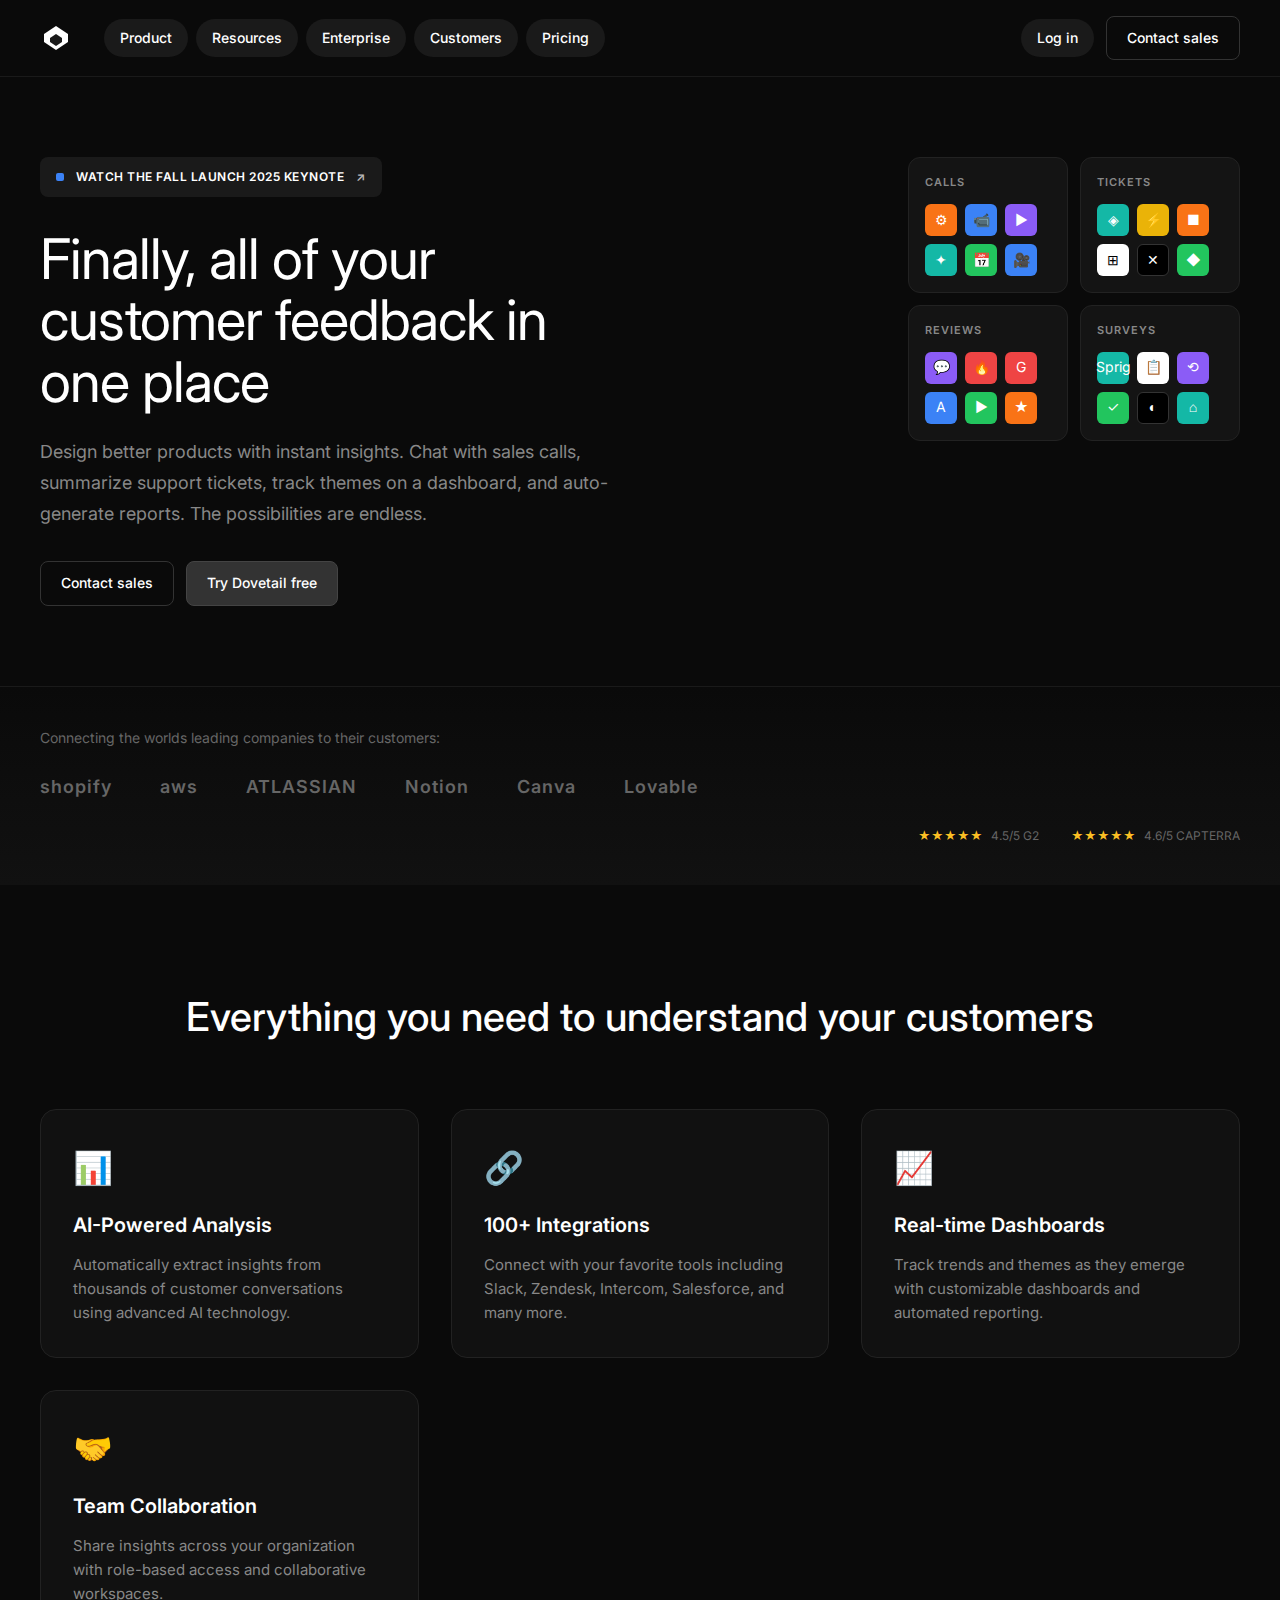
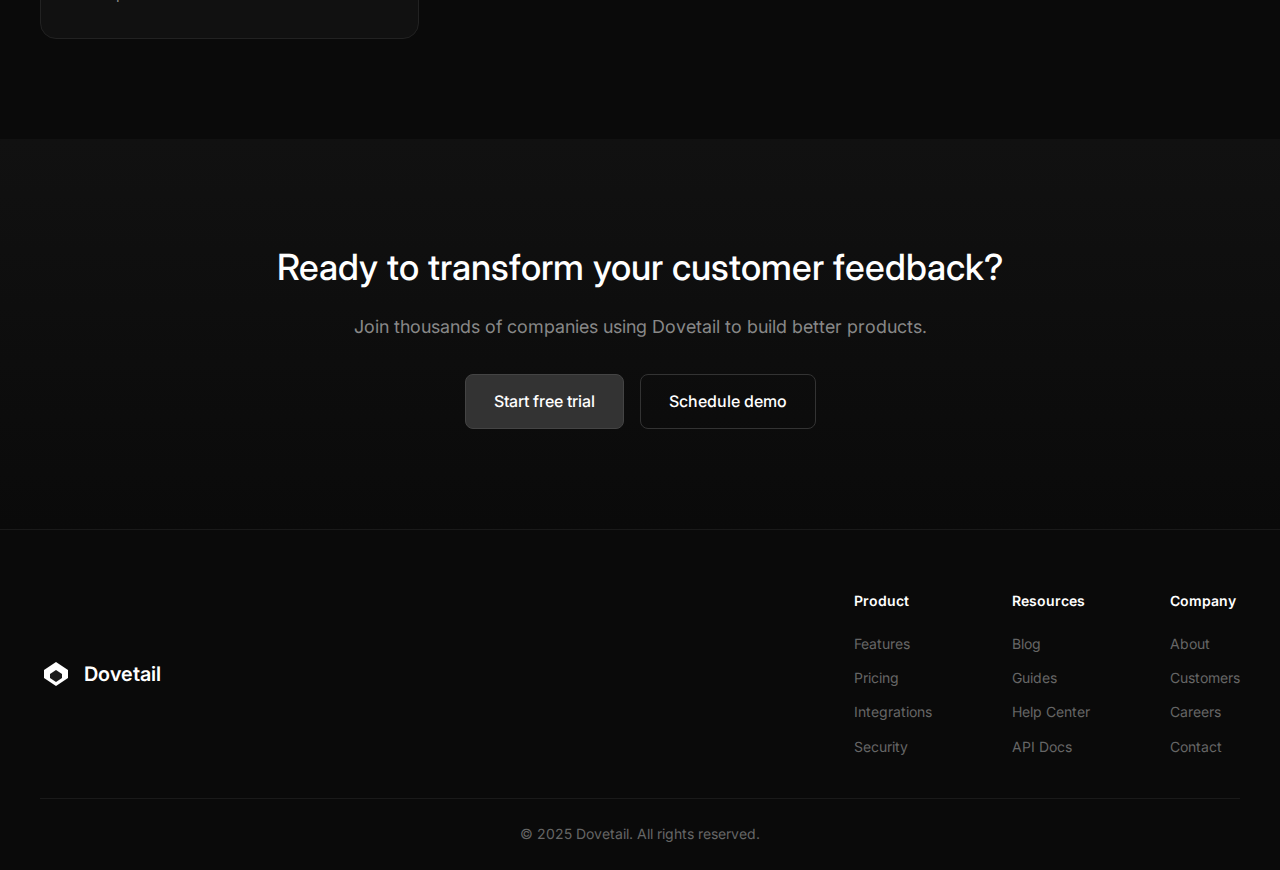
<file: index.html>
<!DOCTYPE html>
<html lang="en">
<head>
    <meta charset="UTF-8">
    <meta name="viewport" content="width=device-width, initial-scale=1.0">
    <title>Dovetail - Customer Feedback Platform</title>
    <link rel="stylesheet" href="styles.css">
    <link href="https://fonts.googleapis.com/css2?family=Inter:wght@400;500;600;700&display=swap" rel="stylesheet">
</head>
<body>
    <!-- Navigation -->
    <nav class="navbar">
        <div class="nav-left">
            <a href="index.html" class="logo">
                <svg width="32" height="32" viewBox="0 0 32 32" fill="none">
                    <path d="M16 4L4 12v8l12 8 12-8v-8L16 4z" fill="#fff"/>
                    <path d="M16 12l-6 4v4l6 4 6-4v-4l-6-4z" fill="#1a1a1a"/>
                </svg>
            </a>
            <div class="nav-links">
                <a href="product.html" class="nav-link">Product</a>
                <a href="resources.html" class="nav-link">Resources</a>
                <a href="enterprise.html" class="nav-link">Enterprise</a>
                <a href="customers.html" class="nav-link">Customers</a>
                <a href="pricing.html" class="nav-link">Pricing</a>
            </div>
        </div>
        <div class="nav-right">
            <a href="#" class="nav-link">Log in</a>
            <a href="#" class="btn btn-outline">Contact sales</a>
        </div>
    </nav>

    <!-- Hero Section -->
    <section class="hero">
        <div class="hero-content">
            <div class="hero-text">
                <a href="#" class="keynote-badge">
                    <span class="badge-dot"></span>
                    WATCH THE FALL LAUNCH 2025 KEYNOTE
                    <span class="arrow">↗</span>
                </a>
                <h1>Finally, all of your customer feedback in one place</h1>
                <p class="hero-description">
                    Design better products with instant insights. Chat with sales calls,
                    summarize support tickets, track themes on a dashboard, and auto-generate
                    reports. The possibilities are endless.
                </p>
                <div class="hero-buttons">
                    <a href="#" class="btn btn-outline">Contact sales</a>
                    <a href="#" class="btn btn-primary">Try Dovetail free</a>
                </div>
            </div>
            <div class="hero-cards">
                <div class="integration-card">
                    <span class="card-label">CALLS</span>
                    <div class="card-icons">
                        <div class="icon-row">
                            <span class="icon icon-orange">⚙</span>
                            <span class="icon icon-blue">📹</span>
                            <span class="icon icon-purple">▶</span>
                        </div>
                        <div class="icon-row">
                            <span class="icon icon-teal">✦</span>
                            <span class="icon icon-green">📅</span>
                            <span class="icon icon-blue">🎥</span>
                        </div>
                    </div>
                </div>
                <div class="integration-card">
                    <span class="card-label">TICKETS</span>
                    <div class="card-icons">
                        <div class="icon-row">
                            <span class="icon icon-teal">◈</span>
                            <span class="icon icon-yellow">⚡</span>
                            <span class="icon icon-orange">■</span>
                        </div>
                        <div class="icon-row">
                            <span class="icon icon-white">⊞</span>
                            <span class="icon icon-black">✕</span>
                            <span class="icon icon-green">◆</span>
                        </div>
                    </div>
                </div>
                <div class="integration-card">
                    <span class="card-label">REVIEWS</span>
                    <div class="card-icons">
                        <div class="icon-row">
                            <span class="icon icon-purple">💬</span>
                            <span class="icon icon-red">🔥</span>
                            <span class="icon icon-red">G</span>
                        </div>
                        <div class="icon-row">
                            <span class="icon icon-blue">A</span>
                            <span class="icon icon-green">▶</span>
                            <span class="icon icon-orange">★</span>
                        </div>
                    </div>
                </div>
                <div class="integration-card">
                    <span class="card-label">SURVEYS</span>
                    <div class="card-icons">
                        <div class="icon-row">
                            <span class="icon icon-teal">Sprig</span>
                            <span class="icon icon-white">📋</span>
                            <span class="icon icon-purple">⟲</span>
                        </div>
                        <div class="icon-row">
                            <span class="icon icon-green">✓</span>
                            <span class="icon icon-black">◐</span>
                            <span class="icon icon-teal">⌂</span>
                        </div>
                    </div>
                </div>
            </div>
        </div>
    </section>

    <!-- Trusted By Section -->
    <section class="trusted-by">
        <p class="trusted-text">Connecting the worlds leading companies to their customers:</p>
        <div class="company-logos">
            <span class="company-logo">shopify</span>
            <span class="company-logo">aws</span>
            <span class="company-logo">ATLASSIAN</span>
            <span class="company-logo">Notion</span>
            <span class="company-logo">Canva</span>
            <span class="company-logo">Lovable</span>
        </div>
        <div class="ratings">
            <div class="rating">
                <span class="stars">★★★★★</span>
                <span>4.5/5 G2</span>
            </div>
            <div class="rating">
                <span class="stars">★★★★★</span>
                <span>4.6/5 CAPTERRA</span>
            </div>
        </div>
    </section>

    <!-- Features Section -->
    <section class="features">
        <h2>Everything you need to understand your customers</h2>
        <div class="features-grid">
            <div class="feature-card">
                <div class="feature-icon">📊</div>
                <h3>AI-Powered Analysis</h3>
                <p>Automatically extract insights from thousands of customer conversations using advanced AI technology.</p>
            </div>
            <div class="feature-card">
                <div class="feature-icon">🔗</div>
                <h3>100+ Integrations</h3>
                <p>Connect with your favorite tools including Slack, Zendesk, Intercom, Salesforce, and many more.</p>
            </div>
            <div class="feature-card">
                <div class="feature-icon">📈</div>
                <h3>Real-time Dashboards</h3>
                <p>Track trends and themes as they emerge with customizable dashboards and automated reporting.</p>
            </div>
            <div class="feature-card">
                <div class="feature-icon">🤝</div>
                <h3>Team Collaboration</h3>
                <p>Share insights across your organization with role-based access and collaborative workspaces.</p>
            </div>
        </div>
    </section>

    <!-- CTA Section -->
    <section class="cta-section">
        <h2>Ready to transform your customer feedback?</h2>
        <p>Join thousands of companies using Dovetail to build better products.</p>
        <div class="cta-buttons">
            <a href="#" class="btn btn-primary btn-large">Start free trial</a>
            <a href="#" class="btn btn-outline btn-large">Schedule demo</a>
        </div>
    </section>

    <!-- Footer -->
    <footer class="footer">
        <div class="footer-content">
            <div class="footer-brand">
                <svg width="32" height="32" viewBox="0 0 32 32" fill="none">
                    <path d="M16 4L4 12v8l12 8 12-8v-8L16 4z" fill="#fff"/>
                    <path d="M16 12l-6 4v4l6 4 6-4v-4l-6-4z" fill="#1a1a1a"/>
                </svg>
                <span>Dovetail</span>
            </div>
            <div class="footer-links">
                <div class="footer-column">
                    <h4>Product</h4>
                    <a href="product.html">Features</a>
                    <a href="pricing.html">Pricing</a>
                    <a href="#">Integrations</a>
                    <a href="#">Security</a>
                </div>
                <div class="footer-column">
                    <h4>Resources</h4>
                    <a href="resources.html">Blog</a>
                    <a href="resources.html">Guides</a>
                    <a href="#">Help Center</a>
                    <a href="#">API Docs</a>
                </div>
                <div class="footer-column">
                    <h4>Company</h4>
                    <a href="#">About</a>
                    <a href="customers.html">Customers</a>
                    <a href="#">Careers</a>
                    <a href="#">Contact</a>
                </div>
            </div>
        </div>
        <div class="footer-bottom">
            <p>&copy; 2025 Dovetail. All rights reserved.</p>
        </div>
    </footer>
<script src="//code.tidio.co/efpwpvws8sqlttirwbdeaysci3v6ruer.js" async></script>
</body>
</html>
</file>
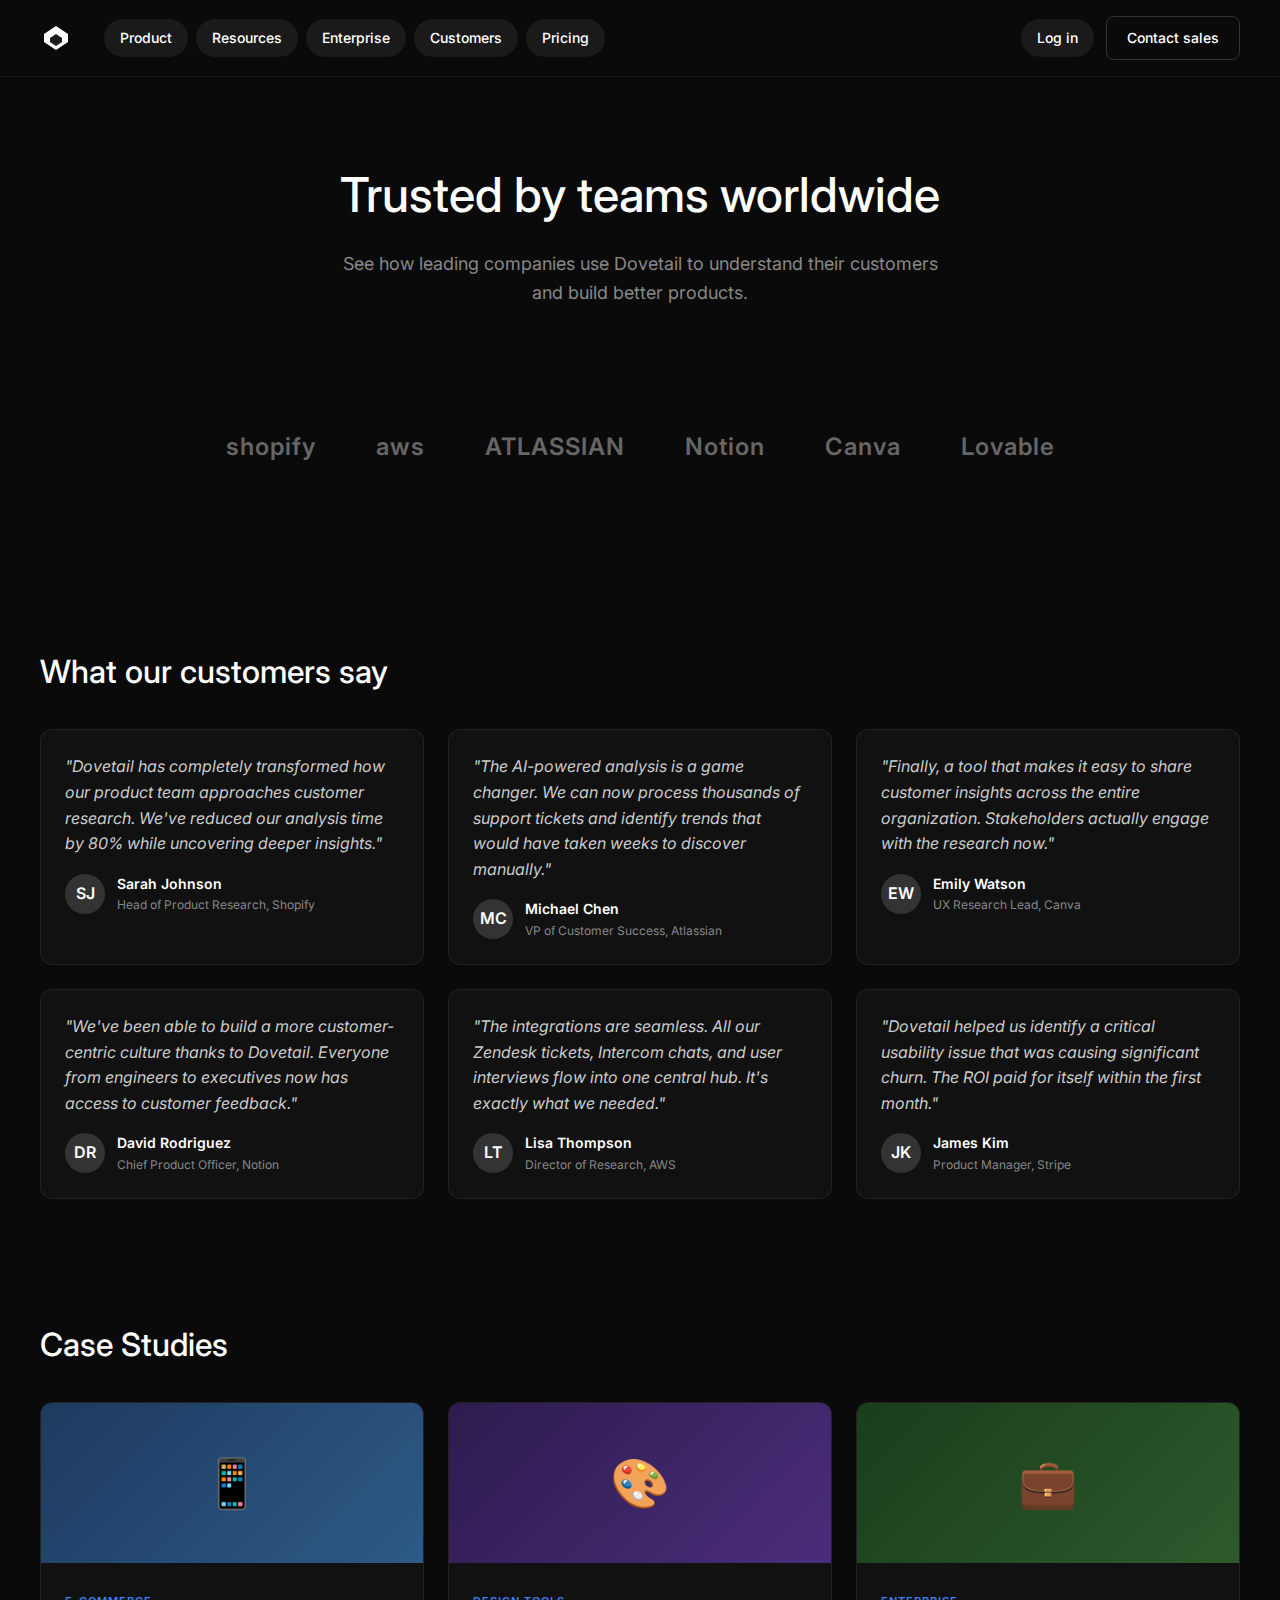
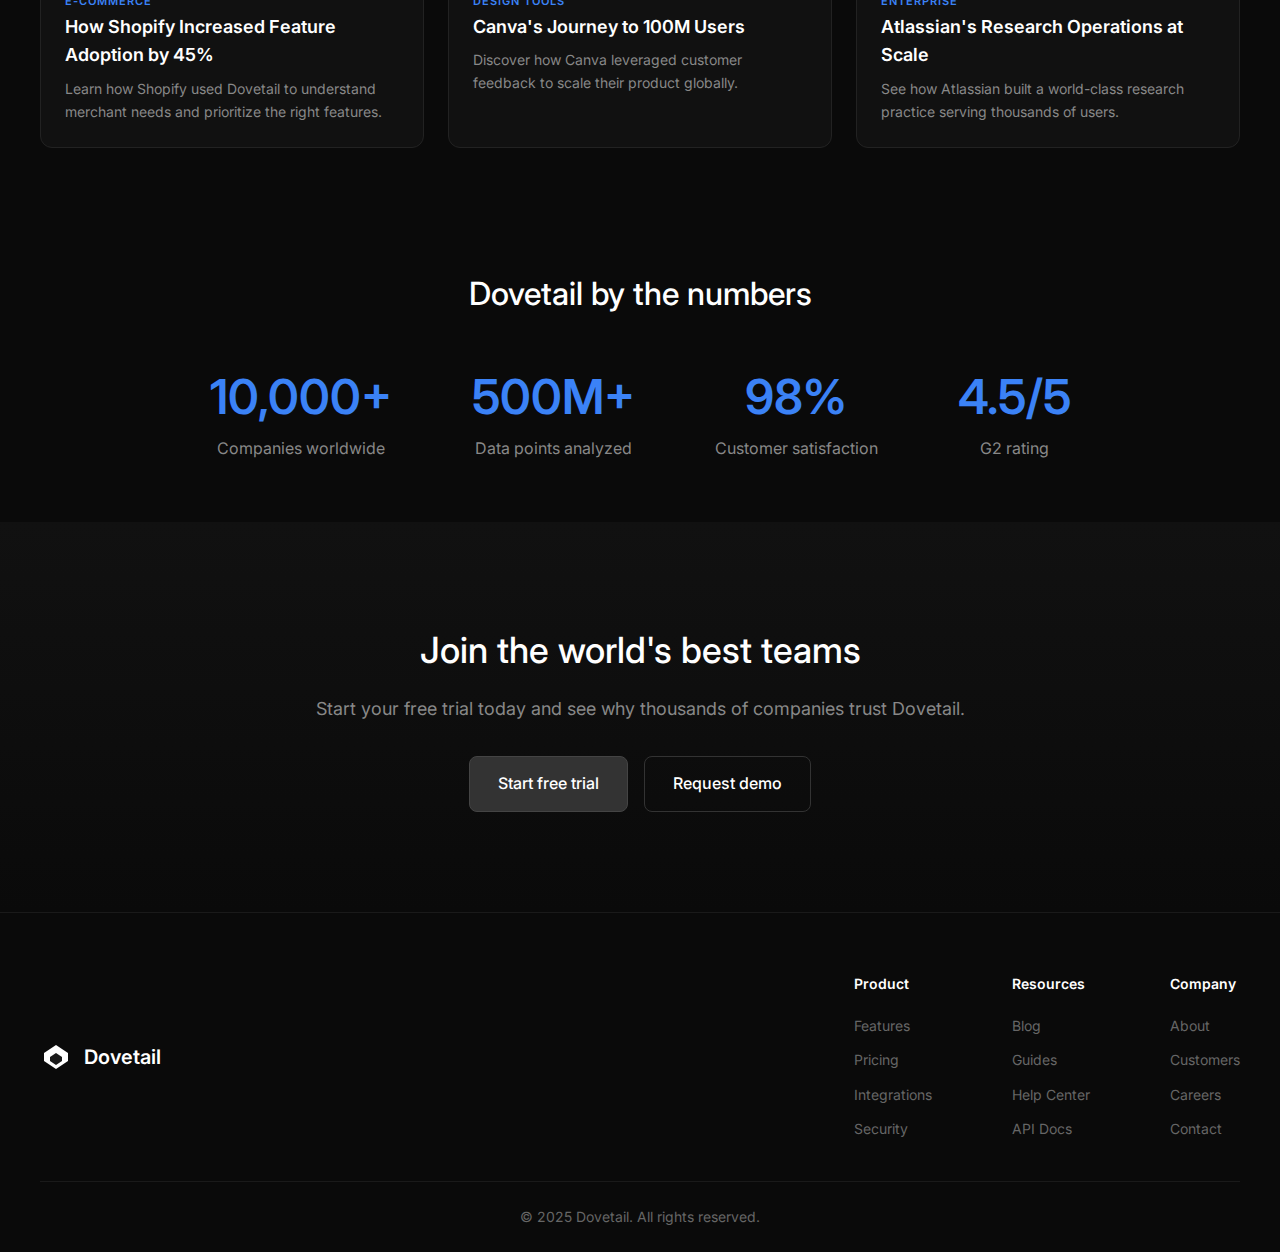
<file: customers.html>
<!DOCTYPE html>
<html lang="en">
<head>
    <meta charset="UTF-8">
    <meta name="viewport" content="width=device-width, initial-scale=1.0">
    <title>Customers - Dovetail</title>
    <link rel="stylesheet" href="styles.css">
    <link href="https://fonts.googleapis.com/css2?family=Inter:wght@400;500;600;700&display=swap" rel="stylesheet">
</head>
<body>
    <!-- Navigation -->
    <nav class="navbar">
        <div class="nav-left">
            <a href="index.html" class="logo">
                <svg width="32" height="32" viewBox="0 0 32 32" fill="none">
                    <path d="M16 4L4 12v8l12 8 12-8v-8L16 4z" fill="#fff"/>
                    <path d="M16 12l-6 4v4l6 4 6-4v-4l-6-4z" fill="#1a1a1a"/>
                </svg>
            </a>
            <div class="nav-links">
                <a href="product.html" class="nav-link">Product</a>
                <a href="resources.html" class="nav-link">Resources</a>
                <a href="enterprise.html" class="nav-link">Enterprise</a>
                <a href="customers.html" class="nav-link">Customers</a>
                <a href="pricing.html" class="nav-link">Pricing</a>
            </div>
        </div>
        <div class="nav-right">
            <a href="#" class="nav-link">Log in</a>
            <a href="#" class="btn btn-outline">Contact sales</a>
        </div>
    </nav>

    <!-- Page Header -->
    <section class="page-header">
        <h1>Trusted by teams worldwide</h1>
        <p>See how leading companies use Dovetail to understand their customers and build better products.</p>
    </section>

    <!-- Customer Logos -->
    <section class="content-section" style="text-align: center;">
        <div class="company-logos" style="justify-content: center; gap: 60px; margin-bottom: 60px;">
            <span class="company-logo" style="font-size: 24px;">shopify</span>
            <span class="company-logo" style="font-size: 24px;">aws</span>
            <span class="company-logo" style="font-size: 24px;">ATLASSIAN</span>
            <span class="company-logo" style="font-size: 24px;">Notion</span>
            <span class="company-logo" style="font-size: 24px;">Canva</span>
            <span class="company-logo" style="font-size: 24px;">Lovable</span>
        </div>
    </section>

    <!-- Testimonials Section -->
    <section class="content-section">
        <h2>What our customers say</h2>
        <div class="content-grid">
            <div class="testimonial-card">
                <blockquote>"Dovetail has completely transformed how our product team approaches customer research. We've reduced our analysis time by 80% while uncovering deeper insights."</blockquote>
                <div class="testimonial-author">
                    <div class="testimonial-avatar">SJ</div>
                    <div class="testimonial-info">
                        <h4>Sarah Johnson</h4>
                        <p>Head of Product Research, Shopify</p>
                    </div>
                </div>
            </div>
            <div class="testimonial-card">
                <blockquote>"The AI-powered analysis is a game changer. We can now process thousands of support tickets and identify trends that would have taken weeks to discover manually."</blockquote>
                <div class="testimonial-author">
                    <div class="testimonial-avatar">MC</div>
                    <div class="testimonial-info">
                        <h4>Michael Chen</h4>
                        <p>VP of Customer Success, Atlassian</p>
                    </div>
                </div>
            </div>
            <div class="testimonial-card">
                <blockquote>"Finally, a tool that makes it easy to share customer insights across the entire organization. Stakeholders actually engage with the research now."</blockquote>
                <div class="testimonial-author">
                    <div class="testimonial-avatar">EW</div>
                    <div class="testimonial-info">
                        <h4>Emily Watson</h4>
                        <p>UX Research Lead, Canva</p>
                    </div>
                </div>
            </div>
            <div class="testimonial-card">
                <blockquote>"We've been able to build a more customer-centric culture thanks to Dovetail. Everyone from engineers to executives now has access to customer feedback."</blockquote>
                <div class="testimonial-author">
                    <div class="testimonial-avatar">DR</div>
                    <div class="testimonial-info">
                        <h4>David Rodriguez</h4>
                        <p>Chief Product Officer, Notion</p>
                    </div>
                </div>
            </div>
            <div class="testimonial-card">
                <blockquote>"The integrations are seamless. All our Zendesk tickets, Intercom chats, and user interviews flow into one central hub. It's exactly what we needed."</blockquote>
                <div class="testimonial-author">
                    <div class="testimonial-avatar">LT</div>
                    <div class="testimonial-info">
                        <h4>Lisa Thompson</h4>
                        <p>Director of Research, AWS</p>
                    </div>
                </div>
            </div>
            <div class="testimonial-card">
                <blockquote>"Dovetail helped us identify a critical usability issue that was causing significant churn. The ROI paid for itself within the first month."</blockquote>
                <div class="testimonial-author">
                    <div class="testimonial-avatar">JK</div>
                    <div class="testimonial-info">
                        <h4>James Kim</h4>
                        <p>Product Manager, Stripe</p>
                    </div>
                </div>
            </div>
        </div>
    </section>

    <!-- Case Studies Section -->
    <section class="content-section">
        <h2>Case Studies</h2>
        <div class="content-grid">
            <div class="resource-card">
                <div class="resource-image" style="background: linear-gradient(135deg, #1e3a5f, #2d5a87);">📱</div>
                <div class="resource-content">
                    <span class="resource-tag">E-Commerce</span>
                    <h3>How Shopify Increased Feature Adoption by 45%</h3>
                    <p>Learn how Shopify used Dovetail to understand merchant needs and prioritize the right features.</p>
                </div>
            </div>
            <div class="resource-card">
                <div class="resource-image" style="background: linear-gradient(135deg, #2d1b4e, #4a2d7a);">🎨</div>
                <div class="resource-content">
                    <span class="resource-tag">Design Tools</span>
                    <h3>Canva's Journey to 100M Users</h3>
                    <p>Discover how Canva leveraged customer feedback to scale their product globally.</p>
                </div>
            </div>
            <div class="resource-card">
                <div class="resource-image" style="background: linear-gradient(135deg, #1a3d1a, #2d5a2d);">💼</div>
                <div class="resource-content">
                    <span class="resource-tag">Enterprise</span>
                    <h3>Atlassian's Research Operations at Scale</h3>
                    <p>See how Atlassian built a world-class research practice serving thousands of users.</p>
                </div>
            </div>
        </div>
    </section>

    <!-- Stats Section -->
    <section class="content-section" style="text-align: center;">
        <h2>Dovetail by the numbers</h2>
        <div style="display: flex; justify-content: center; gap: 80px; margin-top: 40px; flex-wrap: wrap;">
            <div>
                <div style="font-size: 48px; font-weight: 600; color: #3b82f6;">10,000+</div>
                <p style="color: #888;">Companies worldwide</p>
            </div>
            <div>
                <div style="font-size: 48px; font-weight: 600; color: #3b82f6;">500M+</div>
                <p style="color: #888;">Data points analyzed</p>
            </div>
            <div>
                <div style="font-size: 48px; font-weight: 600; color: #3b82f6;">98%</div>
                <p style="color: #888;">Customer satisfaction</p>
            </div>
            <div>
                <div style="font-size: 48px; font-weight: 600; color: #3b82f6;">4.5/5</div>
                <p style="color: #888;">G2 rating</p>
            </div>
        </div>
    </section>

    <!-- CTA Section -->
    <section class="cta-section">
        <h2>Join the world's best teams</h2>
        <p>Start your free trial today and see why thousands of companies trust Dovetail.</p>
        <div class="cta-buttons">
            <a href="#" class="btn btn-primary btn-large">Start free trial</a>
            <a href="#" class="btn btn-outline btn-large">Request demo</a>
        </div>
    </section>

    <!-- Footer -->
    <footer class="footer">
        <div class="footer-content">
            <div class="footer-brand">
                <svg width="32" height="32" viewBox="0 0 32 32" fill="none">
                    <path d="M16 4L4 12v8l12 8 12-8v-8L16 4z" fill="#fff"/>
                    <path d="M16 12l-6 4v4l6 4 6-4v-4l-6-4z" fill="#1a1a1a"/>
                </svg>
                <span>Dovetail</span>
            </div>
            <div class="footer-links">
                <div class="footer-column">
                    <h4>Product</h4>
                    <a href="product.html">Features</a>
                    <a href="pricing.html">Pricing</a>
                    <a href="#">Integrations</a>
                    <a href="#">Security</a>
                </div>
                <div class="footer-column">
                    <h4>Resources</h4>
                    <a href="resources.html">Blog</a>
                    <a href="resources.html">Guides</a>
                    <a href="#">Help Center</a>
                    <a href="#">API Docs</a>
                </div>
                <div class="footer-column">
                    <h4>Company</h4>
                    <a href="#">About</a>
                    <a href="customers.html">Customers</a>
                    <a href="#">Careers</a>
                    <a href="#">Contact</a>
                </div>
            </div>
        </div>
        <div class="footer-bottom">
            <p>&copy; 2025 Dovetail. All rights reserved.</p>
        </div>
    </footer>
<script src="//code.tidio.co/efpwpvws8sqlttirwbdeaysci3v6ruer.js" async></script>
</body>
</html>
</file>
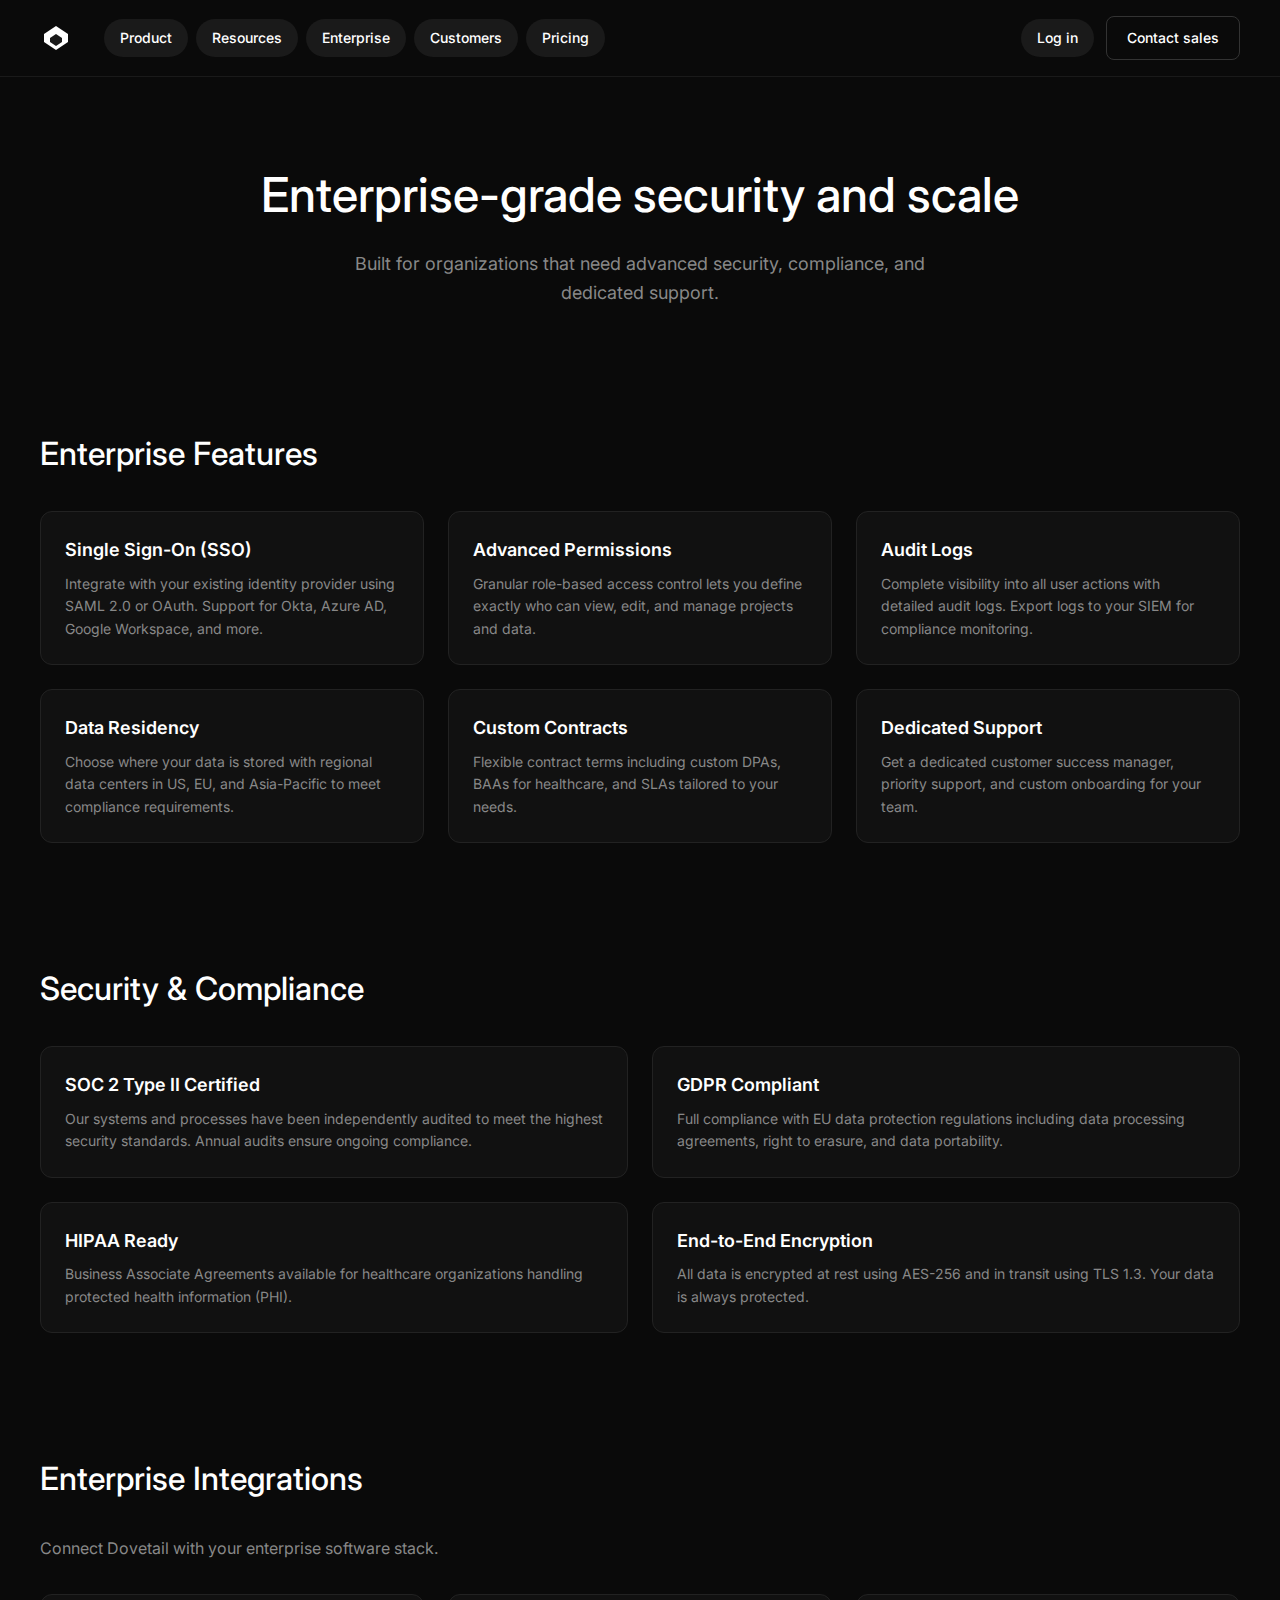
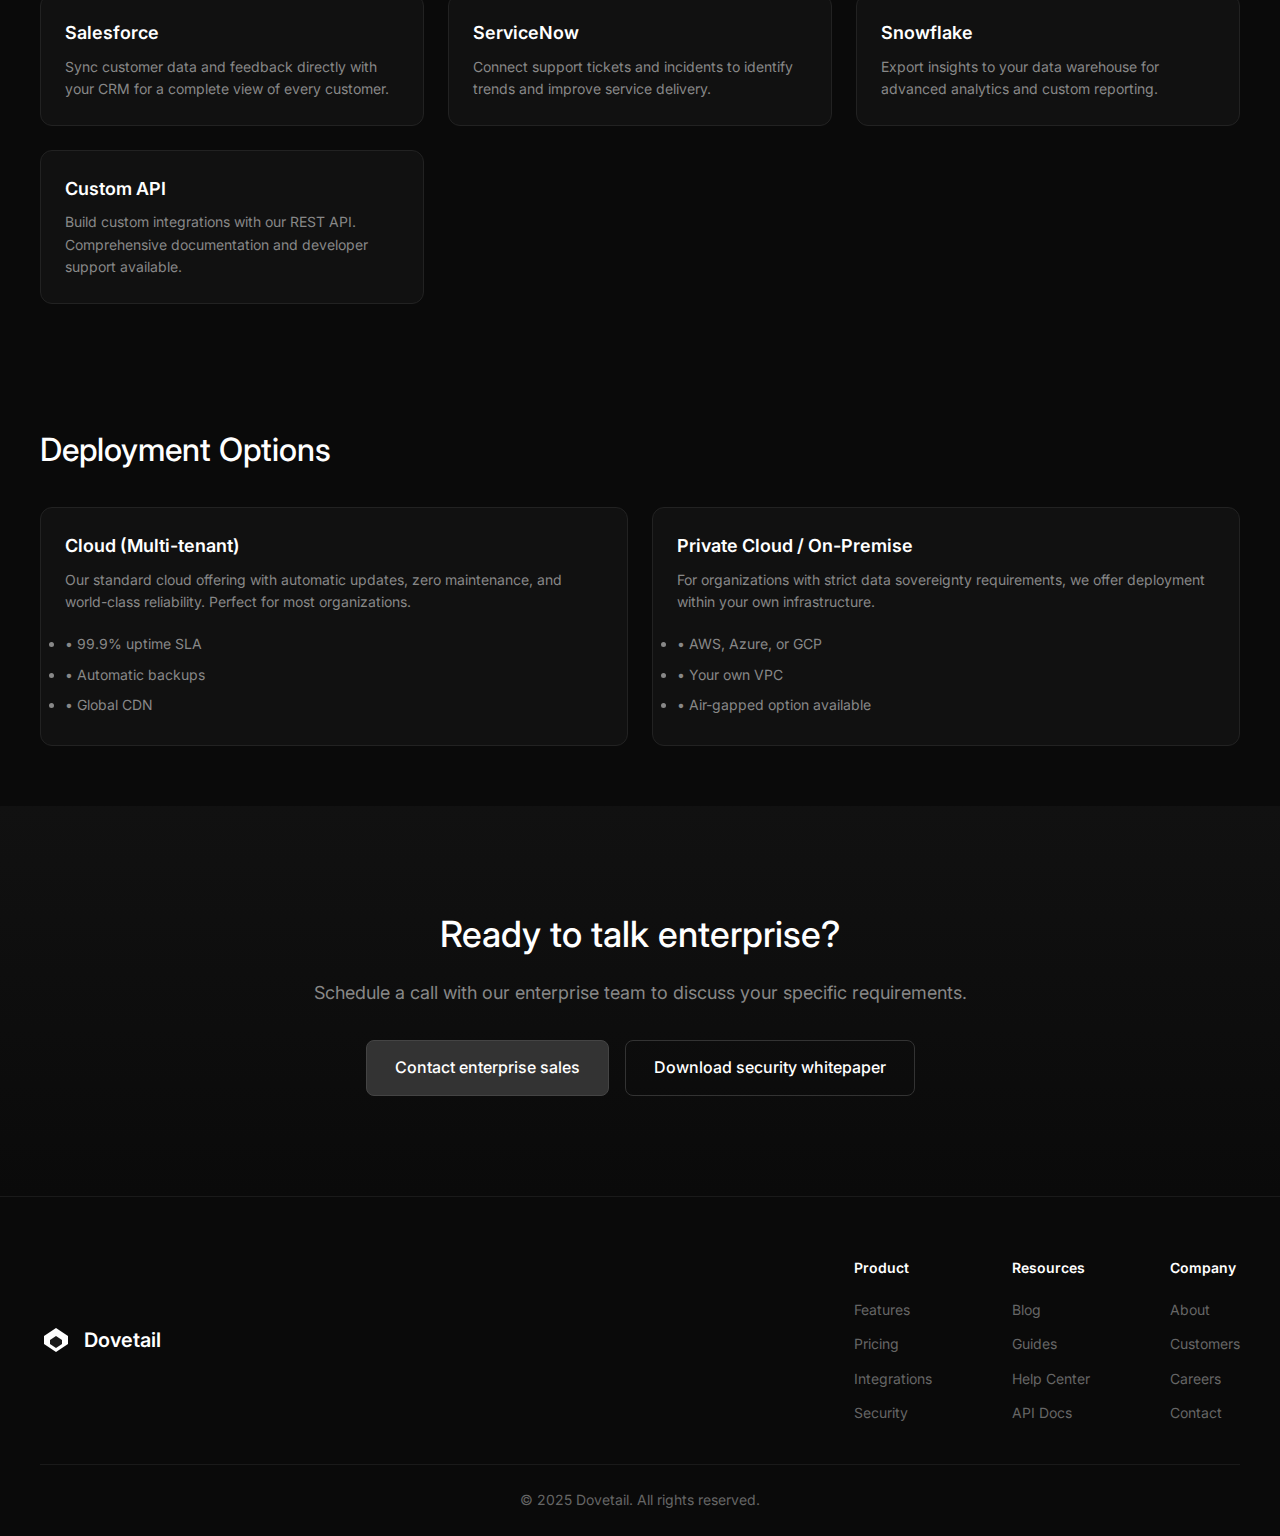
<file: enterprise.html>
<!DOCTYPE html>
<html lang="en">
<head>
    <meta charset="UTF-8">
    <meta name="viewport" content="width=device-width, initial-scale=1.0">
    <title>Enterprise - Dovetail</title>
    <link rel="stylesheet" href="styles.css">
    <link href="https://fonts.googleapis.com/css2?family=Inter:wght@400;500;600;700&display=swap" rel="stylesheet">
</head>
<body>
    <!-- Navigation -->
    <nav class="navbar">
        <div class="nav-left">
            <a href="index.html" class="logo">
                <svg width="32" height="32" viewBox="0 0 32 32" fill="none">
                    <path d="M16 4L4 12v8l12 8 12-8v-8L16 4z" fill="#fff"/>
                    <path d="M16 12l-6 4v4l6 4 6-4v-4l-6-4z" fill="#1a1a1a"/>
                </svg>
            </a>
            <div class="nav-links">
                <a href="product.html" class="nav-link">Product</a>
                <a href="resources.html" class="nav-link">Resources</a>
                <a href="enterprise.html" class="nav-link">Enterprise</a>
                <a href="customers.html" class="nav-link">Customers</a>
                <a href="pricing.html" class="nav-link">Pricing</a>
            </div>
        </div>
        <div class="nav-right">
            <a href="#" class="nav-link">Log in</a>
            <a href="#" class="btn btn-outline">Contact sales</a>
        </div>
    </nav>

    <!-- Page Header -->
    <section class="page-header">
        <h1>Enterprise-grade security and scale</h1>
        <p>Built for organizations that need advanced security, compliance, and dedicated support.</p>
    </section>

    <!-- Enterprise Features -->
    <section class="content-section">
        <h2>Enterprise Features</h2>
        <div class="content-grid">
            <div class="content-card">
                <h3>Single Sign-On (SSO)</h3>
                <p>Integrate with your existing identity provider using SAML 2.0 or OAuth. Support for Okta, Azure AD, Google Workspace, and more.</p>
            </div>
            <div class="content-card">
                <h3>Advanced Permissions</h3>
                <p>Granular role-based access control lets you define exactly who can view, edit, and manage projects and data.</p>
            </div>
            <div class="content-card">
                <h3>Audit Logs</h3>
                <p>Complete visibility into all user actions with detailed audit logs. Export logs to your SIEM for compliance monitoring.</p>
            </div>
            <div class="content-card">
                <h3>Data Residency</h3>
                <p>Choose where your data is stored with regional data centers in US, EU, and Asia-Pacific to meet compliance requirements.</p>
            </div>
            <div class="content-card">
                <h3>Custom Contracts</h3>
                <p>Flexible contract terms including custom DPAs, BAAs for healthcare, and SLAs tailored to your needs.</p>
            </div>
            <div class="content-card">
                <h3>Dedicated Support</h3>
                <p>Get a dedicated customer success manager, priority support, and custom onboarding for your team.</p>
            </div>
        </div>
    </section>

    <!-- Security Section -->
    <section class="content-section">
        <h2>Security & Compliance</h2>
        <div class="content-grid" style="grid-template-columns: repeat(2, 1fr);">
            <div class="content-card">
                <h3>SOC 2 Type II Certified</h3>
                <p>Our systems and processes have been independently audited to meet the highest security standards. Annual audits ensure ongoing compliance.</p>
            </div>
            <div class="content-card">
                <h3>GDPR Compliant</h3>
                <p>Full compliance with EU data protection regulations including data processing agreements, right to erasure, and data portability.</p>
            </div>
            <div class="content-card">
                <h3>HIPAA Ready</h3>
                <p>Business Associate Agreements available for healthcare organizations handling protected health information (PHI).</p>
            </div>
            <div class="content-card">
                <h3>End-to-End Encryption</h3>
                <p>All data is encrypted at rest using AES-256 and in transit using TLS 1.3. Your data is always protected.</p>
            </div>
        </div>
    </section>

    <!-- Integration Section -->
    <section class="content-section">
        <h2>Enterprise Integrations</h2>
        <p style="color: #888; margin-bottom: 32px;">Connect Dovetail with your enterprise software stack.</p>
        <div class="content-grid">
            <div class="content-card">
                <h3>Salesforce</h3>
                <p>Sync customer data and feedback directly with your CRM for a complete view of every customer.</p>
            </div>
            <div class="content-card">
                <h3>ServiceNow</h3>
                <p>Connect support tickets and incidents to identify trends and improve service delivery.</p>
            </div>
            <div class="content-card">
                <h3>Snowflake</h3>
                <p>Export insights to your data warehouse for advanced analytics and custom reporting.</p>
            </div>
            <div class="content-card">
                <h3>Custom API</h3>
                <p>Build custom integrations with our REST API. Comprehensive documentation and developer support available.</p>
            </div>
        </div>
    </section>

    <!-- Deployment Options -->
    <section class="content-section">
        <h2>Deployment Options</h2>
        <div class="content-grid" style="grid-template-columns: repeat(2, 1fr);">
            <div class="content-card">
                <h3>Cloud (Multi-tenant)</h3>
                <p>Our standard cloud offering with automatic updates, zero maintenance, and world-class reliability. Perfect for most organizations.</p>
                <ul style="margin-top: 16px; color: #888; font-size: 14px;">
                    <li style="padding: 4px 0;">• 99.9% uptime SLA</li>
                    <li style="padding: 4px 0;">• Automatic backups</li>
                    <li style="padding: 4px 0;">• Global CDN</li>
                </ul>
            </div>
            <div class="content-card">
                <h3>Private Cloud / On-Premise</h3>
                <p>For organizations with strict data sovereignty requirements, we offer deployment within your own infrastructure.</p>
                <ul style="margin-top: 16px; color: #888; font-size: 14px;">
                    <li style="padding: 4px 0;">• AWS, Azure, or GCP</li>
                    <li style="padding: 4px 0;">• Your own VPC</li>
                    <li style="padding: 4px 0;">• Air-gapped option available</li>
                </ul>
            </div>
        </div>
    </section>

    <!-- CTA Section -->
    <section class="cta-section">
        <h2>Ready to talk enterprise?</h2>
        <p>Schedule a call with our enterprise team to discuss your specific requirements.</p>
        <div class="cta-buttons">
            <a href="#" class="btn btn-primary btn-large">Contact enterprise sales</a>
            <a href="#" class="btn btn-outline btn-large">Download security whitepaper</a>
        </div>
    </section>

    <!-- Footer -->
    <footer class="footer">
        <div class="footer-content">
            <div class="footer-brand">
                <svg width="32" height="32" viewBox="0 0 32 32" fill="none">
                    <path d="M16 4L4 12v8l12 8 12-8v-8L16 4z" fill="#fff"/>
                    <path d="M16 12l-6 4v4l6 4 6-4v-4l-6-4z" fill="#1a1a1a"/>
                </svg>
                <span>Dovetail</span>
            </div>
            <div class="footer-links">
                <div class="footer-column">
                    <h4>Product</h4>
                    <a href="product.html">Features</a>
                    <a href="pricing.html">Pricing</a>
                    <a href="#">Integrations</a>
                    <a href="#">Security</a>
                </div>
                <div class="footer-column">
                    <h4>Resources</h4>
                    <a href="resources.html">Blog</a>
                    <a href="resources.html">Guides</a>
                    <a href="#">Help Center</a>
                    <a href="#">API Docs</a>
                </div>
                <div class="footer-column">
                    <h4>Company</h4>
                    <a href="#">About</a>
                    <a href="customers.html">Customers</a>
                    <a href="#">Careers</a>
                    <a href="#">Contact</a>
                </div>
            </div>
        </div>
        <div class="footer-bottom">
            <p>&copy; 2025 Dovetail. All rights reserved.</p>
        </div>
    </footer>
<script src="//code.tidio.co/efpwpvws8sqlttirwbdeaysci3v6ruer.js" async></script>
</body>
</html>
</file>
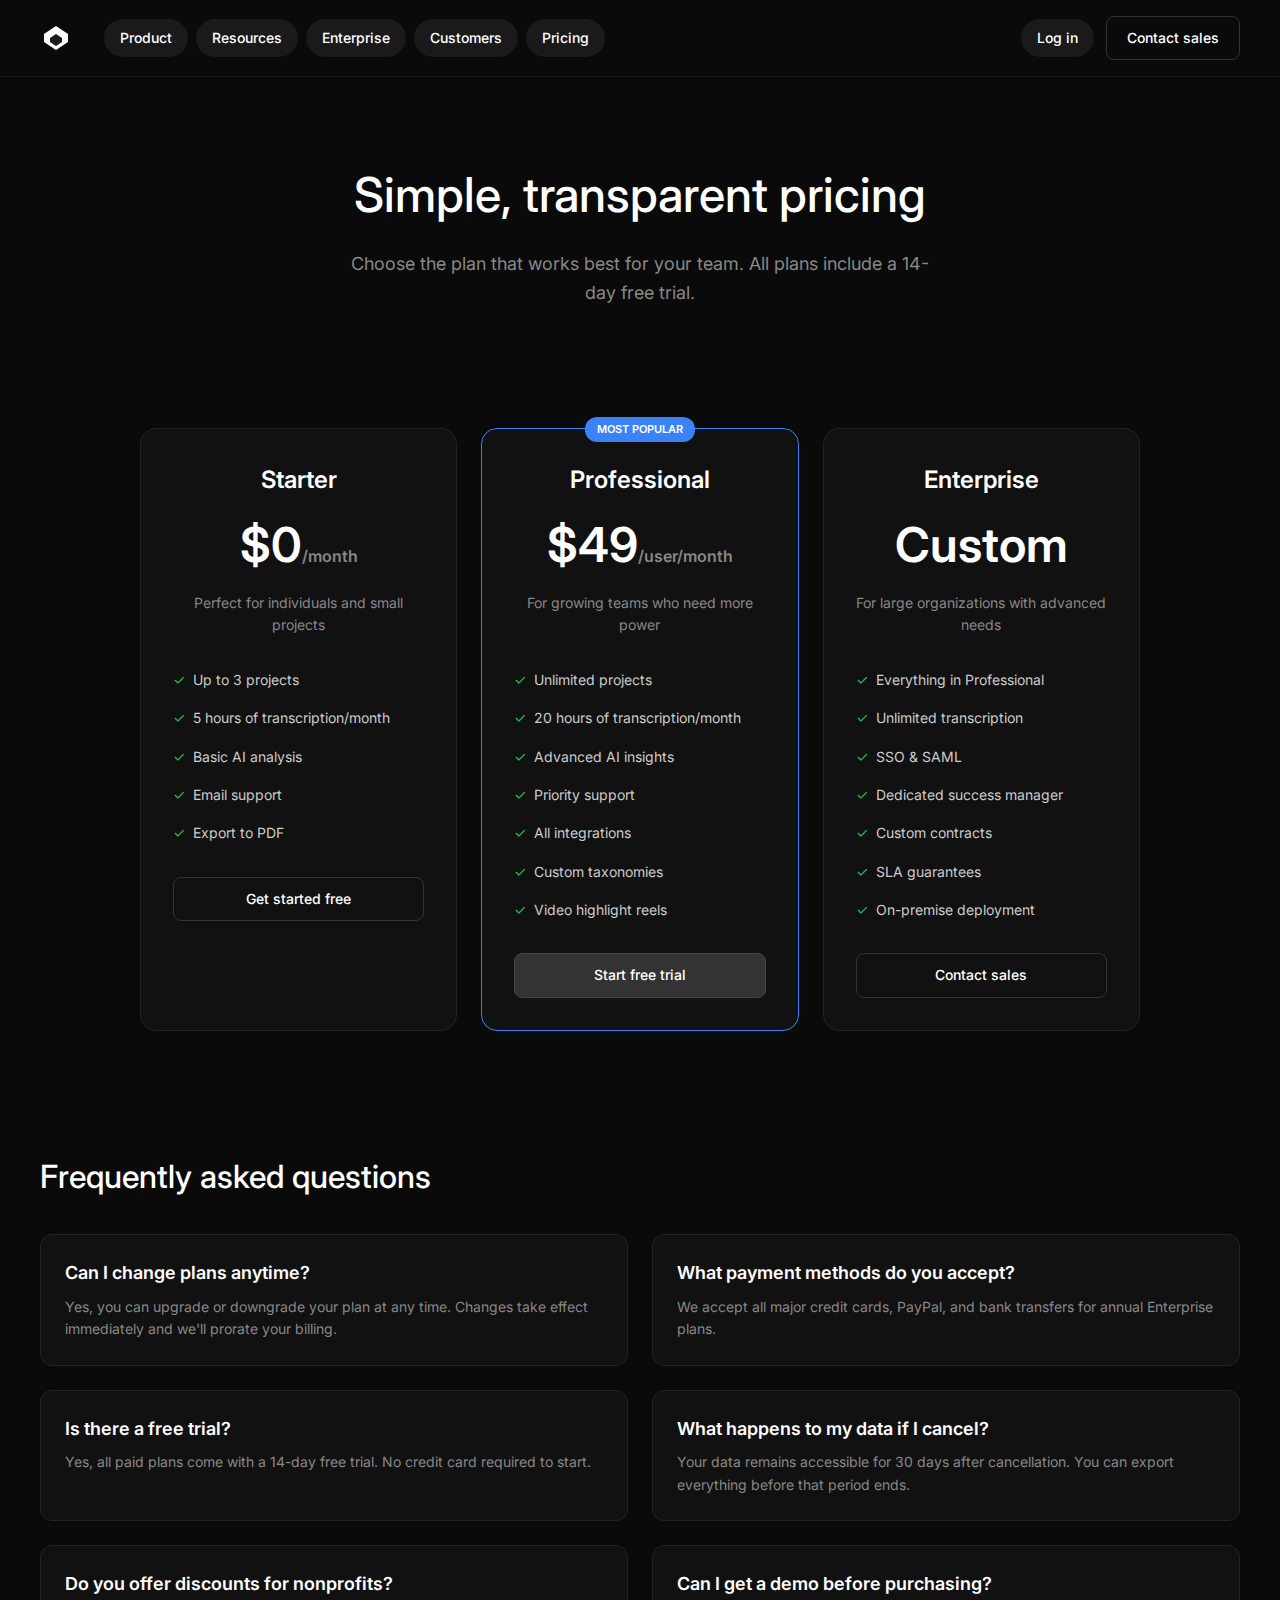
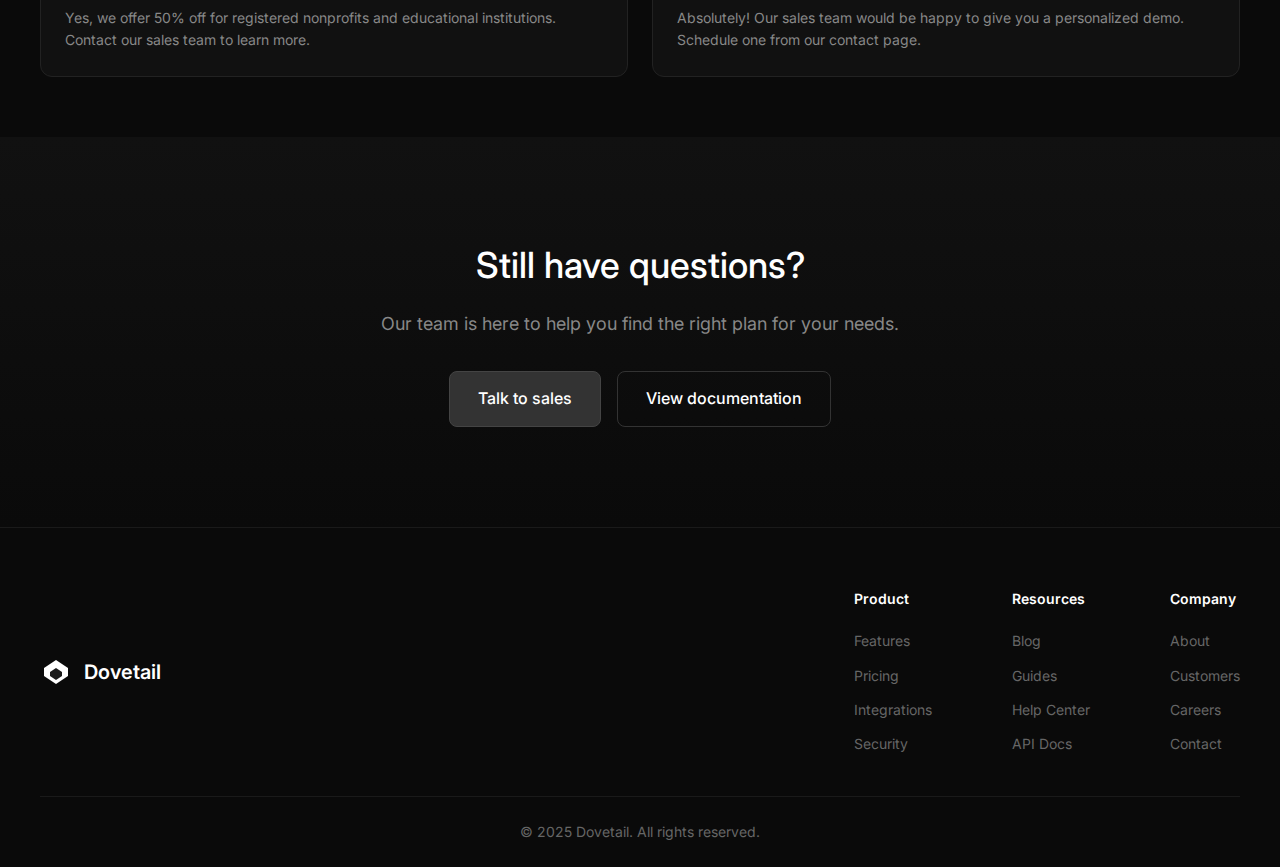
<file: pricing.html>
<!DOCTYPE html>
<html lang="en">
<head>
    <meta charset="UTF-8">
    <meta name="viewport" content="width=device-width, initial-scale=1.0">
    <title>Pricing - Dovetail</title>
    <link rel="stylesheet" href="styles.css">
    <link href="https://fonts.googleapis.com/css2?family=Inter:wght@400;500;600;700&display=swap" rel="stylesheet">
</head>
<body>
    <!-- Navigation -->
    <nav class="navbar">
        <div class="nav-left">
            <a href="index.html" class="logo">
                <svg width="32" height="32" viewBox="0 0 32 32" fill="none">
                    <path d="M16 4L4 12v8l12 8 12-8v-8L16 4z" fill="#fff"/>
                    <path d="M16 12l-6 4v4l6 4 6-4v-4l-6-4z" fill="#1a1a1a"/>
                </svg>
            </a>
            <div class="nav-links">
                <a href="product.html" class="nav-link">Product</a>
                <a href="resources.html" class="nav-link">Resources</a>
                <a href="enterprise.html" class="nav-link">Enterprise</a>
                <a href="customers.html" class="nav-link">Customers</a>
                <a href="pricing.html" class="nav-link">Pricing</a>
            </div>
        </div>
        <div class="nav-right">
            <a href="#" class="nav-link">Log in</a>
            <a href="#" class="btn btn-outline">Contact sales</a>
        </div>
    </nav>

    <!-- Page Header -->
    <section class="page-header">
        <h1>Simple, transparent pricing</h1>
        <p>Choose the plan that works best for your team. All plans include a 14-day free trial.</p>
    </section>

    <!-- Pricing Cards -->
    <section class="content-section">
        <div class="pricing-grid">
            <div class="pricing-card">
                <h3>Starter</h3>
                <div class="price">$0<span>/month</span></div>
                <p class="description">Perfect for individuals and small projects</p>
                <ul>
                    <li>Up to 3 projects</li>
                    <li>5 hours of transcription/month</li>
                    <li>Basic AI analysis</li>
                    <li>Email support</li>
                    <li>Export to PDF</li>
                </ul>
                <a href="#" class="btn btn-outline" style="width: 100%;">Get started free</a>
            </div>
            <div class="pricing-card featured">
                <h3>Professional</h3>
                <div class="price">$49<span>/user/month</span></div>
                <p class="description">For growing teams who need more power</p>
                <ul>
                    <li>Unlimited projects</li>
                    <li>20 hours of transcription/month</li>
                    <li>Advanced AI insights</li>
                    <li>Priority support</li>
                    <li>All integrations</li>
                    <li>Custom taxonomies</li>
                    <li>Video highlight reels</li>
                </ul>
                <a href="#" class="btn btn-primary" style="width: 100%;">Start free trial</a>
            </div>
            <div class="pricing-card">
                <h3>Enterprise</h3>
                <div class="price">Custom</div>
                <p class="description">For large organizations with advanced needs</p>
                <ul>
                    <li>Everything in Professional</li>
                    <li>Unlimited transcription</li>
                    <li>SSO & SAML</li>
                    <li>Dedicated success manager</li>
                    <li>Custom contracts</li>
                    <li>SLA guarantees</li>
                    <li>On-premise deployment</li>
                </ul>
                <a href="#" class="btn btn-outline" style="width: 100%;">Contact sales</a>
            </div>
        </div>
    </section>

    <!-- FAQ Section -->
    <section class="content-section">
        <h2>Frequently asked questions</h2>
        <div class="content-grid" style="grid-template-columns: repeat(2, 1fr);">
            <div class="content-card">
                <h3>Can I change plans anytime?</h3>
                <p>Yes, you can upgrade or downgrade your plan at any time. Changes take effect immediately and we'll prorate your billing.</p>
            </div>
            <div class="content-card">
                <h3>What payment methods do you accept?</h3>
                <p>We accept all major credit cards, PayPal, and bank transfers for annual Enterprise plans.</p>
            </div>
            <div class="content-card">
                <h3>Is there a free trial?</h3>
                <p>Yes, all paid plans come with a 14-day free trial. No credit card required to start.</p>
            </div>
            <div class="content-card">
                <h3>What happens to my data if I cancel?</h3>
                <p>Your data remains accessible for 30 days after cancellation. You can export everything before that period ends.</p>
            </div>
            <div class="content-card">
                <h3>Do you offer discounts for nonprofits?</h3>
                <p>Yes, we offer 50% off for registered nonprofits and educational institutions. Contact our sales team to learn more.</p>
            </div>
            <div class="content-card">
                <h3>Can I get a demo before purchasing?</h3>
                <p>Absolutely! Our sales team would be happy to give you a personalized demo. Schedule one from our contact page.</p>
            </div>
        </div>
    </section>

    <!-- CTA Section -->
    <section class="cta-section">
        <h2>Still have questions?</h2>
        <p>Our team is here to help you find the right plan for your needs.</p>
        <div class="cta-buttons">
            <a href="#" class="btn btn-primary btn-large">Talk to sales</a>
            <a href="#" class="btn btn-outline btn-large">View documentation</a>
        </div>
    </section>

    <!-- Footer -->
    <footer class="footer">
        <div class="footer-content">
            <div class="footer-brand">
                <svg width="32" height="32" viewBox="0 0 32 32" fill="none">
                    <path d="M16 4L4 12v8l12 8 12-8v-8L16 4z" fill="#fff"/>
                    <path d="M16 12l-6 4v4l6 4 6-4v-4l-6-4z" fill="#1a1a1a"/>
                </svg>
                <span>Dovetail</span>
            </div>
            <div class="footer-links">
                <div class="footer-column">
                    <h4>Product</h4>
                    <a href="product.html">Features</a>
                    <a href="pricing.html">Pricing</a>
                    <a href="#">Integrations</a>
                    <a href="#">Security</a>
                </div>
                <div class="footer-column">
                    <h4>Resources</h4>
                    <a href="resources.html">Blog</a>
                    <a href="resources.html">Guides</a>
                    <a href="#">Help Center</a>
                    <a href="#">API Docs</a>
                </div>
                <div class="footer-column">
                    <h4>Company</h4>
                    <a href="#">About</a>
                    <a href="customers.html">Customers</a>
                    <a href="#">Careers</a>
                    <a href="#">Contact</a>
                </div>
            </div>
        </div>
        <div class="footer-bottom">
            <p>&copy; 2025 Dovetail. All rights reserved.</p>
        </div>
    </footer>
<script src="//code.tidio.co/efpwpvws8sqlttirwbdeaysci3v6ruer.js" async></script>
</body>
</html>
</file>
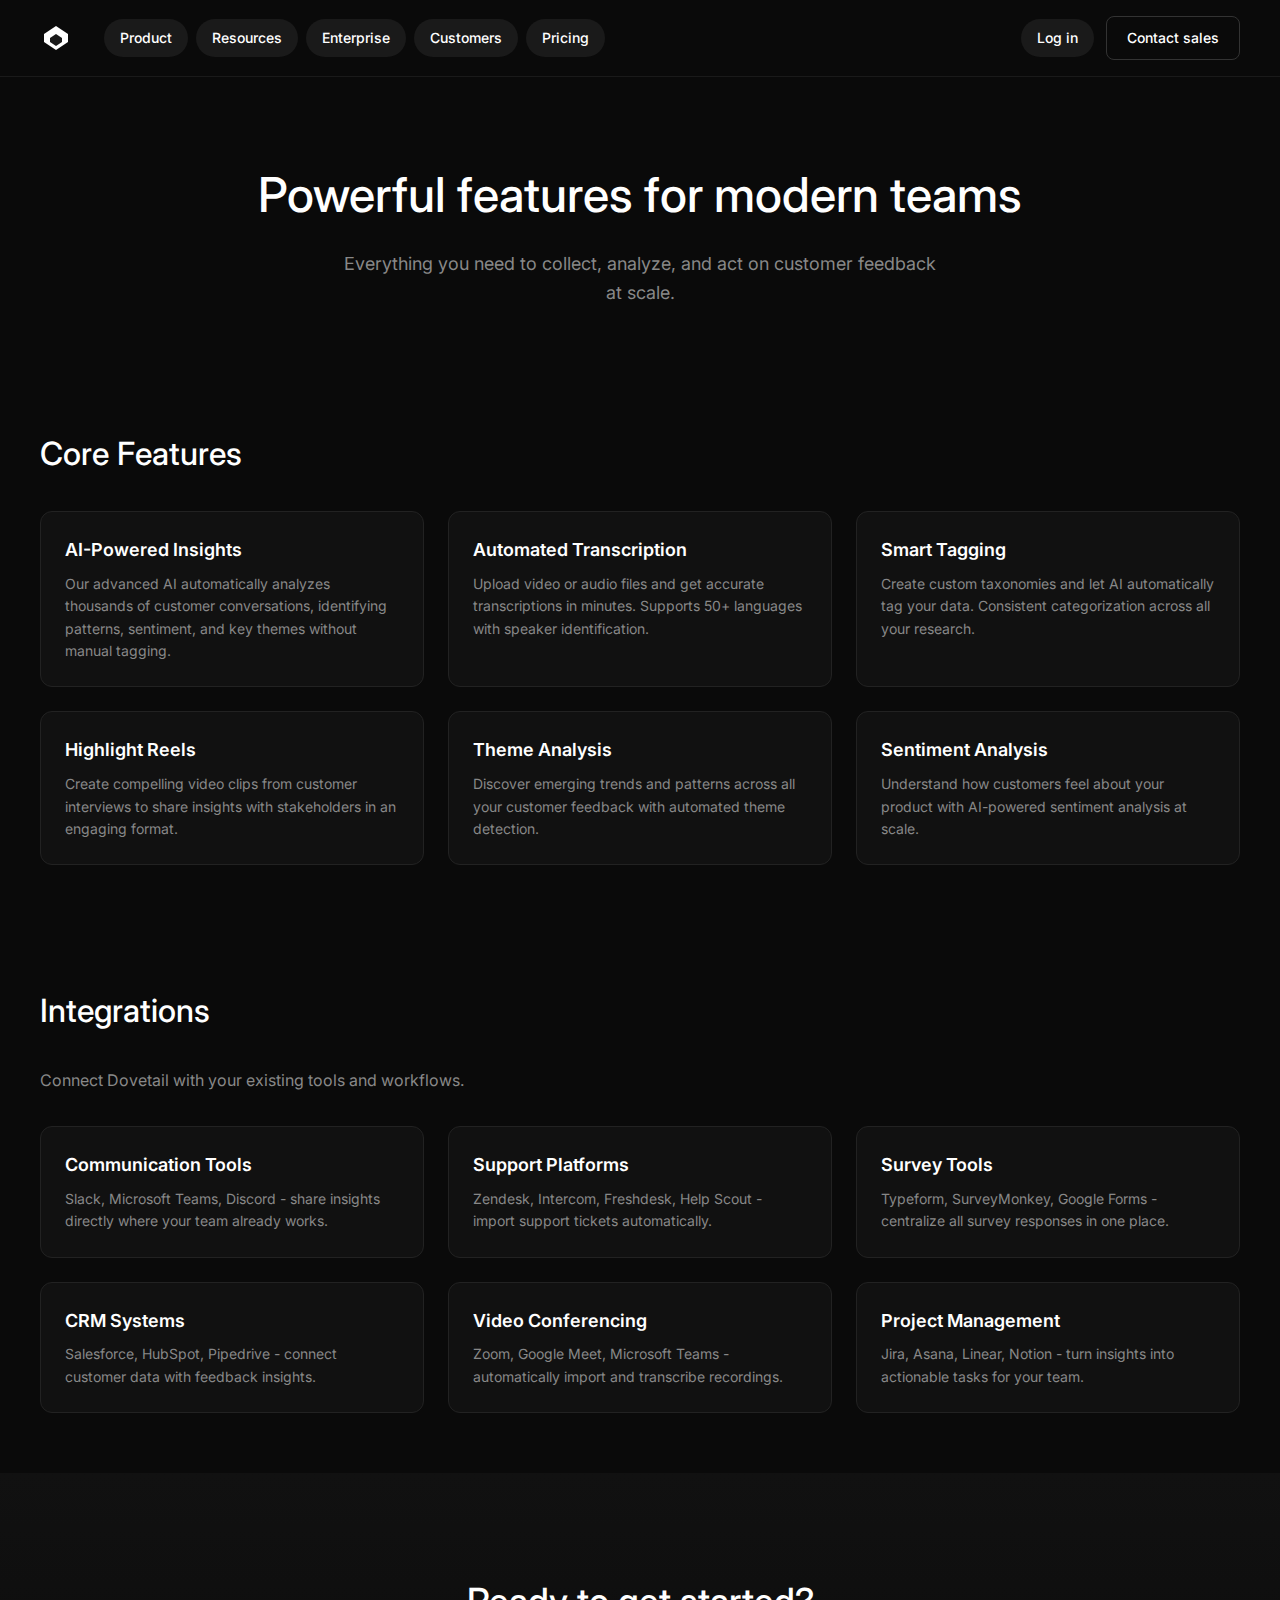
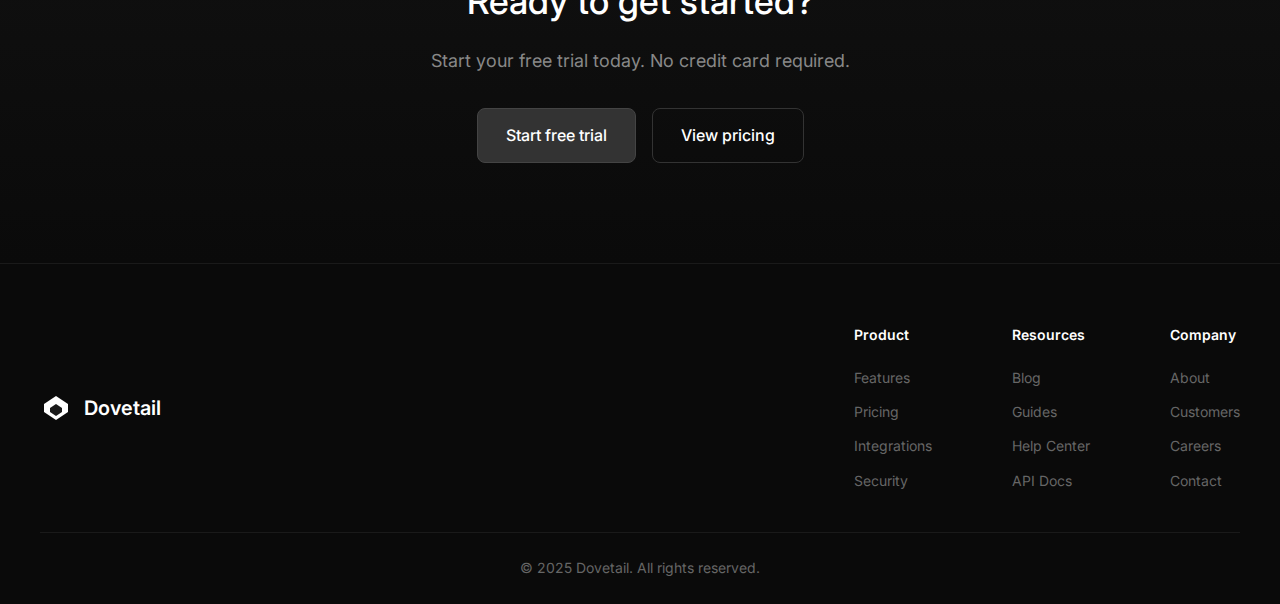
<file: product.html>
<!DOCTYPE html>
<html lang="en">
<head>
    <meta charset="UTF-8">
    <meta name="viewport" content="width=device-width, initial-scale=1.0">
    <title>Product - Dovetail</title>
    <link rel="stylesheet" href="styles.css">
    <link href="https://fonts.googleapis.com/css2?family=Inter:wght@400;500;600;700&display=swap" rel="stylesheet">
</head>
<body>
    <!-- Navigation -->
    <nav class="navbar">
        <div class="nav-left">
            <a href="index.html" class="logo">
                <svg width="32" height="32" viewBox="0 0 32 32" fill="none">
                    <path d="M16 4L4 12v8l12 8 12-8v-8L16 4z" fill="#fff"/>
                    <path d="M16 12l-6 4v4l6 4 6-4v-4l-6-4z" fill="#1a1a1a"/>
                </svg>
            </a>
            <div class="nav-links">
                <a href="product.html" class="nav-link">Product</a>
                <a href="resources.html" class="nav-link">Resources</a>
                <a href="enterprise.html" class="nav-link">Enterprise</a>
                <a href="customers.html" class="nav-link">Customers</a>
                <a href="pricing.html" class="nav-link">Pricing</a>
            </div>
        </div>
        <div class="nav-right">
            <a href="#" class="nav-link">Log in</a>
            <a href="#" class="btn btn-outline">Contact sales</a>
        </div>
    </nav>

    <!-- Page Header -->
    <section class="page-header">
        <h1>Powerful features for modern teams</h1>
        <p>Everything you need to collect, analyze, and act on customer feedback at scale.</p>
    </section>

    <!-- Features Section -->
    <section class="content-section">
        <h2>Core Features</h2>
        <div class="content-grid">
            <div class="content-card">
                <h3>AI-Powered Insights</h3>
                <p>Our advanced AI automatically analyzes thousands of customer conversations, identifying patterns, sentiment, and key themes without manual tagging.</p>
            </div>
            <div class="content-card">
                <h3>Automated Transcription</h3>
                <p>Upload video or audio files and get accurate transcriptions in minutes. Supports 50+ languages with speaker identification.</p>
            </div>
            <div class="content-card">
                <h3>Smart Tagging</h3>
                <p>Create custom taxonomies and let AI automatically tag your data. Consistent categorization across all your research.</p>
            </div>
            <div class="content-card">
                <h3>Highlight Reels</h3>
                <p>Create compelling video clips from customer interviews to share insights with stakeholders in an engaging format.</p>
            </div>
            <div class="content-card">
                <h3>Theme Analysis</h3>
                <p>Discover emerging trends and patterns across all your customer feedback with automated theme detection.</p>
            </div>
            <div class="content-card">
                <h3>Sentiment Analysis</h3>
                <p>Understand how customers feel about your product with AI-powered sentiment analysis at scale.</p>
            </div>
        </div>
    </section>

    <!-- Integrations Section -->
    <section class="content-section">
        <h2>Integrations</h2>
        <p style="color: #888; margin-bottom: 32px;">Connect Dovetail with your existing tools and workflows.</p>
        <div class="content-grid">
            <div class="content-card">
                <h3>Communication Tools</h3>
                <p>Slack, Microsoft Teams, Discord - share insights directly where your team already works.</p>
            </div>
            <div class="content-card">
                <h3>Support Platforms</h3>
                <p>Zendesk, Intercom, Freshdesk, Help Scout - import support tickets automatically.</p>
            </div>
            <div class="content-card">
                <h3>Survey Tools</h3>
                <p>Typeform, SurveyMonkey, Google Forms - centralize all survey responses in one place.</p>
            </div>
            <div class="content-card">
                <h3>CRM Systems</h3>
                <p>Salesforce, HubSpot, Pipedrive - connect customer data with feedback insights.</p>
            </div>
            <div class="content-card">
                <h3>Video Conferencing</h3>
                <p>Zoom, Google Meet, Microsoft Teams - automatically import and transcribe recordings.</p>
            </div>
            <div class="content-card">
                <h3>Project Management</h3>
                <p>Jira, Asana, Linear, Notion - turn insights into actionable tasks for your team.</p>
            </div>
        </div>
    </section>

    <!-- CTA Section -->
    <section class="cta-section">
        <h2>Ready to get started?</h2>
        <p>Start your free trial today. No credit card required.</p>
        <div class="cta-buttons">
            <a href="#" class="btn btn-primary btn-large">Start free trial</a>
            <a href="pricing.html" class="btn btn-outline btn-large">View pricing</a>
        </div>
    </section>

    <!-- Footer -->
    <footer class="footer">
        <div class="footer-content">
            <div class="footer-brand">
                <svg width="32" height="32" viewBox="0 0 32 32" fill="none">
                    <path d="M16 4L4 12v8l12 8 12-8v-8L16 4z" fill="#fff"/>
                    <path d="M16 12l-6 4v4l6 4 6-4v-4l-6-4z" fill="#1a1a1a"/>
                </svg>
                <span>Dovetail</span>
            </div>
            <div class="footer-links">
                <div class="footer-column">
                    <h4>Product</h4>
                    <a href="product.html">Features</a>
                    <a href="pricing.html">Pricing</a>
                    <a href="#">Integrations</a>
                    <a href="#">Security</a>
                </div>
                <div class="footer-column">
                    <h4>Resources</h4>
                    <a href="resources.html">Blog</a>
                    <a href="resources.html">Guides</a>
                    <a href="#">Help Center</a>
                    <a href="#">API Docs</a>
                </div>
                <div class="footer-column">
                    <h4>Company</h4>
                    <a href="#">About</a>
                    <a href="customers.html">Customers</a>
                    <a href="#">Careers</a>
                    <a href="#">Contact</a>
                </div>
            </div>
        </div>
        <div class="footer-bottom">
            <p>&copy; 2025 Dovetail. All rights reserved.</p>
        </div>
    </footer>
<script src="//code.tidio.co/efpwpvws8sqlttirwbdeaysci3v6ruer.js" async></script>
</body>
</html>
</file>
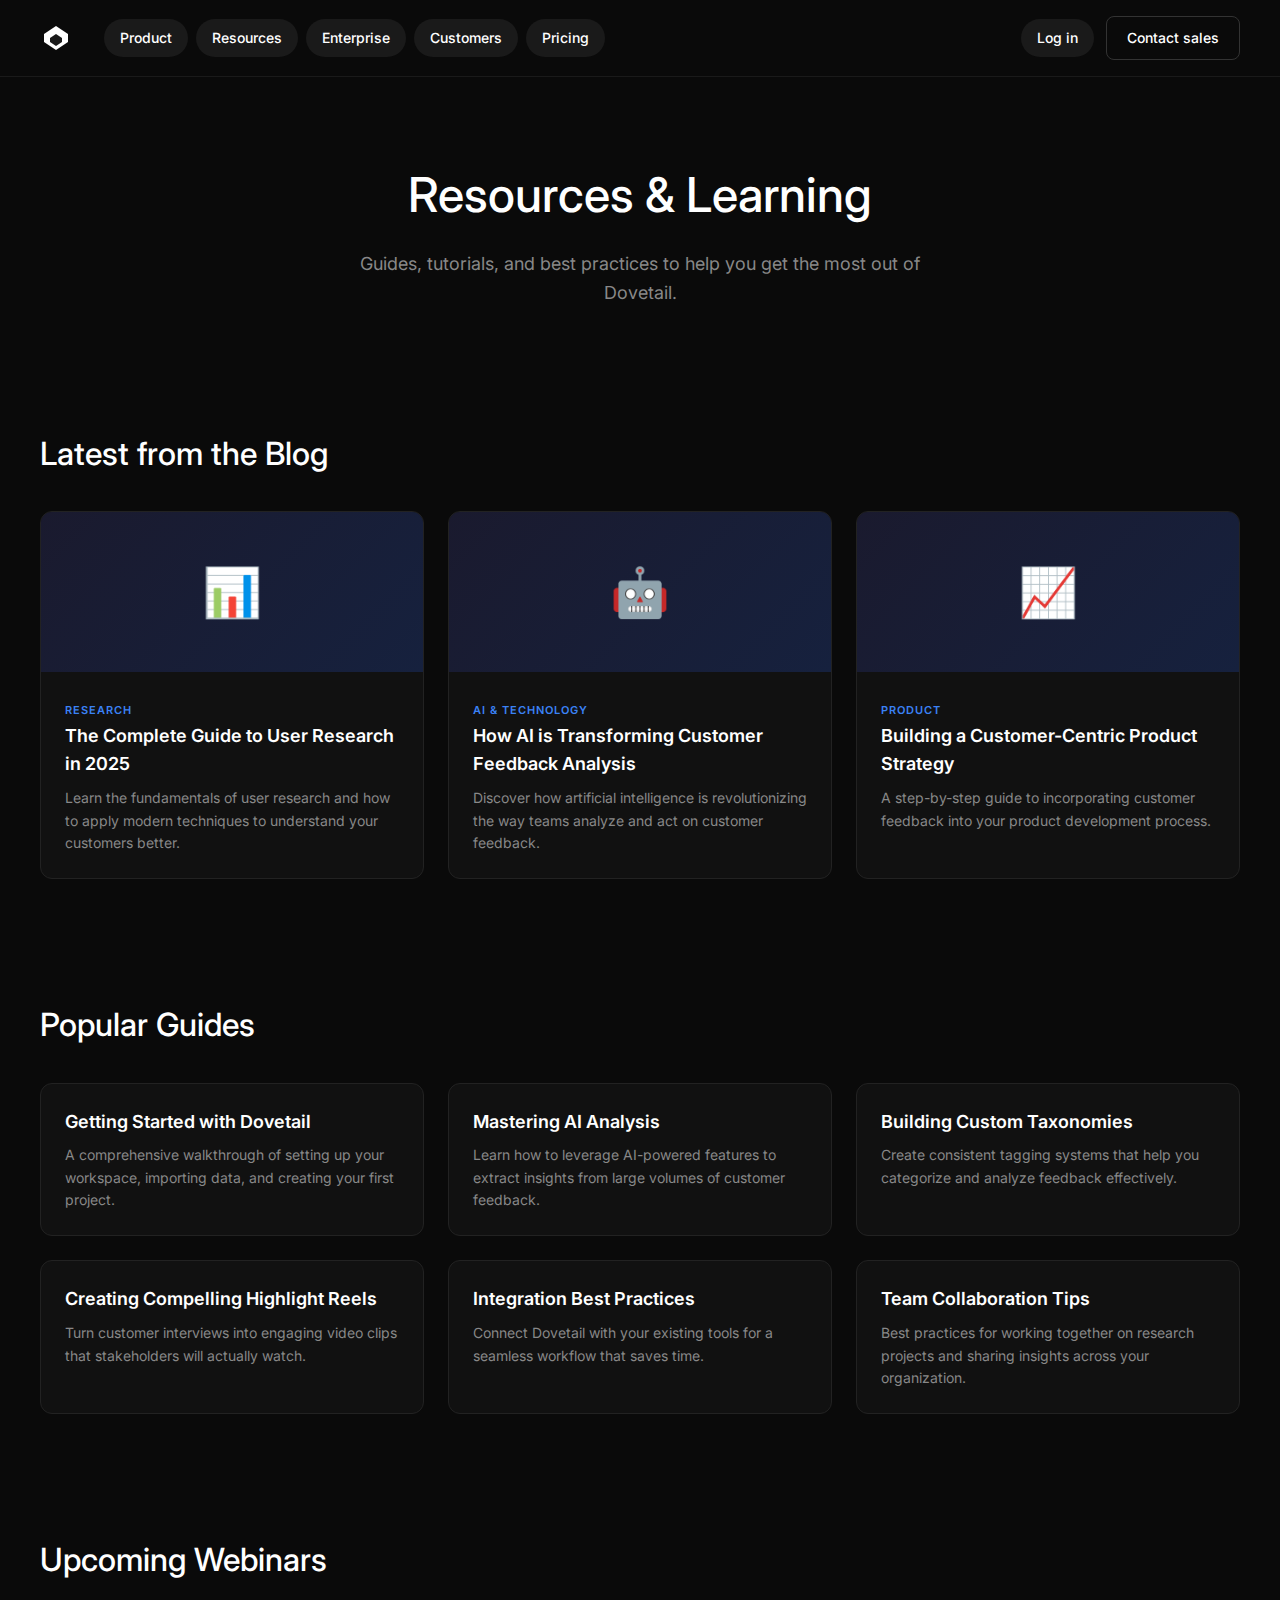
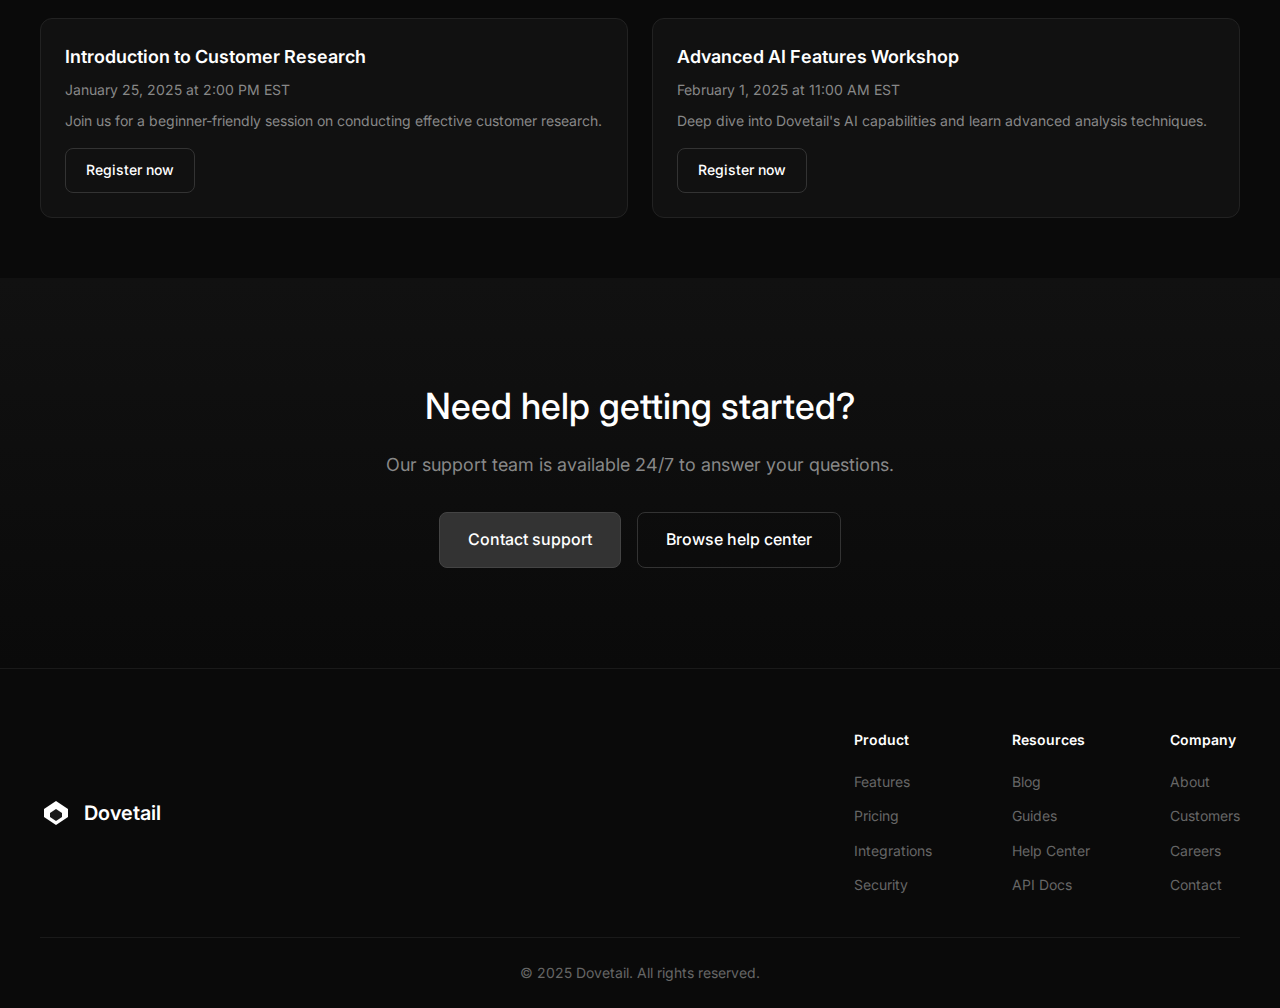
<file: resources.html>
<!DOCTYPE html>
<html lang="en">
<head>
    <meta charset="UTF-8">
    <meta name="viewport" content="width=device-width, initial-scale=1.0">
    <title>Resources - Dovetail</title>
    <link rel="stylesheet" href="styles.css">
    <link href="https://fonts.googleapis.com/css2?family=Inter:wght@400;500;600;700&display=swap" rel="stylesheet">
</head>
<body>
    <!-- Navigation -->
    <nav class="navbar">
        <div class="nav-left">
            <a href="index.html" class="logo">
                <svg width="32" height="32" viewBox="0 0 32 32" fill="none">
                    <path d="M16 4L4 12v8l12 8 12-8v-8L16 4z" fill="#fff"/>
                    <path d="M16 12l-6 4v4l6 4 6-4v-4l-6-4z" fill="#1a1a1a"/>
                </svg>
            </a>
            <div class="nav-links">
                <a href="product.html" class="nav-link">Product</a>
                <a href="resources.html" class="nav-link">Resources</a>
                <a href="enterprise.html" class="nav-link">Enterprise</a>
                <a href="customers.html" class="nav-link">Customers</a>
                <a href="pricing.html" class="nav-link">Pricing</a>
            </div>
        </div>
        <div class="nav-right">
            <a href="#" class="nav-link">Log in</a>
            <a href="#" class="btn btn-outline">Contact sales</a>
        </div>
    </nav>

    <!-- Page Header -->
    <section class="page-header">
        <h1>Resources & Learning</h1>
        <p>Guides, tutorials, and best practices to help you get the most out of Dovetail.</p>
    </section>

    <!-- Blog Section -->
    <section class="content-section">
        <h2>Latest from the Blog</h2>
        <div class="content-grid">
            <div class="resource-card">
                <div class="resource-image">📊</div>
                <div class="resource-content">
                    <span class="resource-tag">Research</span>
                    <h3>The Complete Guide to User Research in 2025</h3>
                    <p>Learn the fundamentals of user research and how to apply modern techniques to understand your customers better.</p>
                </div>
            </div>
            <div class="resource-card">
                <div class="resource-image">🤖</div>
                <div class="resource-content">
                    <span class="resource-tag">AI & Technology</span>
                    <h3>How AI is Transforming Customer Feedback Analysis</h3>
                    <p>Discover how artificial intelligence is revolutionizing the way teams analyze and act on customer feedback.</p>
                </div>
            </div>
            <div class="resource-card">
                <div class="resource-image">📈</div>
                <div class="resource-content">
                    <span class="resource-tag">Product</span>
                    <h3>Building a Customer-Centric Product Strategy</h3>
                    <p>A step-by-step guide to incorporating customer feedback into your product development process.</p>
                </div>
            </div>
        </div>
    </section>

    <!-- Guides Section -->
    <section class="content-section">
        <h2>Popular Guides</h2>
        <div class="content-grid">
            <div class="content-card">
                <h3>Getting Started with Dovetail</h3>
                <p>A comprehensive walkthrough of setting up your workspace, importing data, and creating your first project.</p>
            </div>
            <div class="content-card">
                <h3>Mastering AI Analysis</h3>
                <p>Learn how to leverage AI-powered features to extract insights from large volumes of customer feedback.</p>
            </div>
            <div class="content-card">
                <h3>Building Custom Taxonomies</h3>
                <p>Create consistent tagging systems that help you categorize and analyze feedback effectively.</p>
            </div>
            <div class="content-card">
                <h3>Creating Compelling Highlight Reels</h3>
                <p>Turn customer interviews into engaging video clips that stakeholders will actually watch.</p>
            </div>
            <div class="content-card">
                <h3>Integration Best Practices</h3>
                <p>Connect Dovetail with your existing tools for a seamless workflow that saves time.</p>
            </div>
            <div class="content-card">
                <h3>Team Collaboration Tips</h3>
                <p>Best practices for working together on research projects and sharing insights across your organization.</p>
            </div>
        </div>
    </section>

    <!-- Webinars Section -->
    <section class="content-section">
        <h2>Upcoming Webinars</h2>
        <div class="content-grid" style="grid-template-columns: repeat(2, 1fr);">
            <div class="content-card">
                <h3>Introduction to Customer Research</h3>
                <p>January 25, 2025 at 2:00 PM EST</p>
                <p style="margin-top: 8px;">Join us for a beginner-friendly session on conducting effective customer research.</p>
                <a href="#" class="btn btn-outline" style="margin-top: 16px;">Register now</a>
            </div>
            <div class="content-card">
                <h3>Advanced AI Features Workshop</h3>
                <p>February 1, 2025 at 11:00 AM EST</p>
                <p style="margin-top: 8px;">Deep dive into Dovetail's AI capabilities and learn advanced analysis techniques.</p>
                <a href="#" class="btn btn-outline" style="margin-top: 16px;">Register now</a>
            </div>
        </div>
    </section>

    <!-- CTA Section -->
    <section class="cta-section">
        <h2>Need help getting started?</h2>
        <p>Our support team is available 24/7 to answer your questions.</p>
        <div class="cta-buttons">
            <a href="#" class="btn btn-primary btn-large">Contact support</a>
            <a href="#" class="btn btn-outline btn-large">Browse help center</a>
        </div>
    </section>

    <!-- Footer -->
    <footer class="footer">
        <div class="footer-content">
            <div class="footer-brand">
                <svg width="32" height="32" viewBox="0 0 32 32" fill="none">
                    <path d="M16 4L4 12v8l12 8 12-8v-8L16 4z" fill="#fff"/>
                    <path d="M16 12l-6 4v4l6 4 6-4v-4l-6-4z" fill="#1a1a1a"/>
                </svg>
                <span>Dovetail</span>
            </div>
            <div class="footer-links">
                <div class="footer-column">
                    <h4>Product</h4>
                    <a href="product.html">Features</a>
                    <a href="pricing.html">Pricing</a>
                    <a href="#">Integrations</a>
                    <a href="#">Security</a>
                </div>
                <div class="footer-column">
                    <h4>Resources</h4>
                    <a href="resources.html">Blog</a>
                    <a href="resources.html">Guides</a>
                    <a href="#">Help Center</a>
                    <a href="#">API Docs</a>
                </div>
                <div class="footer-column">
                    <h4>Company</h4>
                    <a href="#">About</a>
                    <a href="customers.html">Customers</a>
                    <a href="#">Careers</a>
                    <a href="#">Contact</a>
                </div>
            </div>
        </div>
        <div class="footer-bottom">
            <p>&copy; 2025 Dovetail. All rights reserved.</p>
        </div>
    </footer>
<script src="//code.tidio.co/efpwpvws8sqlttirwbdeaysci3v6ruer.js" async></script>
</body>
</html>
</file>
<file: styles.css>
/* Reset and Base Styles */
* {
    margin: 0;
    padding: 0;
    box-sizing: border-box;
}

body {
    font-family: 'Inter', -apple-system, BlinkMacSystemFont, 'Segoe UI', Roboto, sans-serif;
    background-color: #0a0a0a;
    color: #ffffff;
    line-height: 1.6;
}

a {
    text-decoration: none;
    color: inherit;
}

/* Navigation */
.navbar {
    display: flex;
    justify-content: space-between;
    align-items: center;
    padding: 16px 40px;
    background-color: #0a0a0a;
    border-bottom: 1px solid #1a1a1a;
    position: sticky;
    top: 0;
    z-index: 100;
}

.nav-left {
    display: flex;
    align-items: center;
    gap: 32px;
}

.logo {
    display: flex;
    align-items: center;
}

.nav-links {
    display: flex;
    gap: 8px;
}

.nav-link {
    padding: 8px 16px;
    border-radius: 20px;
    background-color: #1a1a1a;
    font-size: 14px;
    font-weight: 500;
    transition: background-color 0.2s;
}

.nav-link:hover {
    background-color: #2a2a2a;
}

.nav-right {
    display: flex;
    align-items: center;
    gap: 12px;
}

/* Buttons */
.btn {
    padding: 10px 20px;
    border-radius: 8px;
    font-size: 14px;
    font-weight: 500;
    cursor: pointer;
    transition: all 0.2s;
    display: inline-block;
}

.btn-outline {
    background-color: transparent;
    border: 1px solid #333;
    color: #fff;
}

.btn-outline:hover {
    background-color: #1a1a1a;
    border-color: #444;
}

.btn-primary {
    background-color: #333;
    border: 1px solid #444;
    color: #fff;
}

.btn-primary:hover {
    background-color: #444;
}

.btn-large {
    padding: 14px 28px;
    font-size: 16px;
}

/* Hero Section */
.hero {
    padding: 80px 40px;
    max-width: 1400px;
    margin: 0 auto;
}

.hero-content {
    display: flex;
    justify-content: space-between;
    align-items: flex-start;
    gap: 60px;
}

.hero-text {
    max-width: 600px;
}

.keynote-badge {
    display: inline-flex;
    align-items: center;
    gap: 12px;
    padding: 10px 16px;
    background-color: #1a1a1a;
    border-radius: 8px;
    font-size: 12px;
    font-weight: 600;
    letter-spacing: 0.5px;
    margin-bottom: 32px;
}

.badge-dot {
    width: 8px;
    height: 8px;
    background-color: #3b82f6;
    border-radius: 2px;
}

.arrow {
    opacity: 0.7;
}

.hero h1 {
    font-size: 56px;
    font-weight: 400;
    line-height: 1.1;
    margin-bottom: 24px;
    letter-spacing: -1px;
}

.hero-description {
    font-size: 18px;
    color: #888;
    margin-bottom: 32px;
    line-height: 1.7;
}

.hero-buttons {
    display: flex;
    gap: 12px;
}

/* Integration Cards */
.hero-cards {
    display: grid;
    grid-template-columns: repeat(2, 1fr);
    gap: 12px;
}

.integration-card {
    background-color: #141414;
    border: 1px solid #222;
    border-radius: 12px;
    padding: 16px;
    min-width: 160px;
}

.card-label {
    font-size: 11px;
    font-weight: 600;
    letter-spacing: 1px;
    color: #888;
    margin-bottom: 12px;
    display: block;
}

.card-icons {
    display: flex;
    flex-direction: column;
    gap: 8px;
}

.icon-row {
    display: flex;
    gap: 8px;
}

.icon {
    width: 32px;
    height: 32px;
    border-radius: 6px;
    display: flex;
    align-items: center;
    justify-content: center;
    font-size: 14px;
    background-color: #2a2a2a;
}

.icon-orange { background-color: #f97316; }
.icon-blue { background-color: #3b82f6; }
.icon-purple { background-color: #8b5cf6; }
.icon-teal { background-color: #14b8a6; }
.icon-green { background-color: #22c55e; }
.icon-yellow { background-color: #eab308; }
.icon-red { background-color: #ef4444; }
.icon-white { background-color: #ffffff; color: #000; }
.icon-black { background-color: #000000; border: 1px solid #333; }

/* Trusted By Section */
.trusted-by {
    padding: 40px;
    border-top: 1px solid #1a1a1a;
    background: linear-gradient(to bottom, #0a0a0a, #111);
}

.trusted-text {
    font-size: 14px;
    color: #666;
    margin-bottom: 24px;
}

.company-logos {
    display: flex;
    align-items: center;
    gap: 48px;
    margin-bottom: 24px;
    flex-wrap: wrap;
}

.company-logo {
    font-size: 18px;
    font-weight: 600;
    color: #666;
    letter-spacing: 1px;
}

.ratings {
    display: flex;
    gap: 32px;
    justify-content: flex-end;
}

.rating {
    display: flex;
    align-items: center;
    gap: 8px;
    font-size: 12px;
    color: #666;
}

.stars {
    color: #fbbf24;
}

/* Features Section */
.features {
    padding: 100px 40px;
    max-width: 1400px;
    margin: 0 auto;
}

.features h2 {
    font-size: 40px;
    font-weight: 500;
    text-align: center;
    margin-bottom: 60px;
}

.features-grid {
    display: grid;
    grid-template-columns: repeat(auto-fit, minmax(280px, 1fr));
    gap: 32px;
}

.feature-card {
    background-color: #111;
    border: 1px solid #222;
    border-radius: 16px;
    padding: 32px;
    transition: border-color 0.2s;
}

.feature-card:hover {
    border-color: #333;
}

.feature-icon {
    font-size: 32px;
    margin-bottom: 16px;
}

.feature-card h3 {
    font-size: 20px;
    font-weight: 600;
    margin-bottom: 12px;
}

.feature-card p {
    color: #888;
    font-size: 15px;
}

/* CTA Section */
.cta-section {
    padding: 100px 40px;
    text-align: center;
    background: linear-gradient(to bottom, #111, #0a0a0a);
}

.cta-section h2 {
    font-size: 36px;
    font-weight: 500;
    margin-bottom: 16px;
}

.cta-section p {
    color: #888;
    font-size: 18px;
    margin-bottom: 32px;
}

.cta-buttons {
    display: flex;
    justify-content: center;
    gap: 16px;
}

/* Footer */
.footer {
    padding: 60px 40px 24px;
    border-top: 1px solid #1a1a1a;
    background-color: #0a0a0a;
}

.footer-content {
    display: flex;
    justify-content: space-between;
    max-width: 1400px;
    margin: 0 auto 40px;
}

.footer-brand {
    display: flex;
    align-items: center;
    gap: 12px;
    font-size: 20px;
    font-weight: 600;
}

.footer-links {
    display: flex;
    gap: 80px;
}

.footer-column {
    display: flex;
    flex-direction: column;
    gap: 12px;
}

.footer-column h4 {
    font-size: 14px;
    font-weight: 600;
    margin-bottom: 8px;
}

.footer-column a {
    font-size: 14px;
    color: #666;
    transition: color 0.2s;
}

.footer-column a:hover {
    color: #fff;
}

.footer-bottom {
    text-align: center;
    padding-top: 24px;
    border-top: 1px solid #1a1a1a;
}

.footer-bottom p {
    font-size: 14px;
    color: #666;
}

/* Page Header - for subpages */
.page-header {
    padding: 80px 40px 60px;
    max-width: 1400px;
    margin: 0 auto;
    text-align: center;
}

.page-header h1 {
    font-size: 48px;
    font-weight: 500;
    margin-bottom: 16px;
}

.page-header p {
    font-size: 18px;
    color: #888;
    max-width: 600px;
    margin: 0 auto;
}

/* Content Sections */
.content-section {
    padding: 60px 40px;
    max-width: 1400px;
    margin: 0 auto;
}

.content-section h2 {
    font-size: 32px;
    font-weight: 500;
    margin-bottom: 32px;
}

.content-grid {
    display: grid;
    grid-template-columns: repeat(auto-fit, minmax(320px, 1fr));
    gap: 24px;
}

.content-card {
    background-color: #111;
    border: 1px solid #222;
    border-radius: 12px;
    padding: 24px;
    transition: border-color 0.2s;
}

.content-card:hover {
    border-color: #333;
}

.content-card h3 {
    font-size: 18px;
    font-weight: 600;
    margin-bottom: 8px;
}

.content-card p {
    color: #888;
    font-size: 14px;
}

/* Pricing Cards */
.pricing-grid {
    display: grid;
    grid-template-columns: repeat(auto-fit, minmax(300px, 1fr));
    gap: 24px;
    max-width: 1000px;
    margin: 0 auto;
}

.pricing-card {
    background-color: #111;
    border: 1px solid #222;
    border-radius: 16px;
    padding: 32px;
    text-align: center;
}

.pricing-card.featured {
    border-color: #3b82f6;
    position: relative;
}

.pricing-card.featured::before {
    content: 'MOST POPULAR';
    position: absolute;
    top: -12px;
    left: 50%;
    transform: translateX(-50%);
    background-color: #3b82f6;
    color: #fff;
    font-size: 11px;
    font-weight: 600;
    padding: 4px 12px;
    border-radius: 12px;
}

.pricing-card h3 {
    font-size: 24px;
    font-weight: 600;
    margin-bottom: 8px;
}

.pricing-card .price {
    font-size: 48px;
    font-weight: 600;
    margin-bottom: 8px;
}

.pricing-card .price span {
    font-size: 16px;
    color: #888;
}

.pricing-card .description {
    color: #888;
    font-size: 14px;
    margin-bottom: 24px;
}

.pricing-card ul {
    list-style: none;
    text-align: left;
    margin-bottom: 24px;
}

.pricing-card li {
    padding: 8px 0;
    font-size: 14px;
    color: #ccc;
}

.pricing-card li::before {
    content: '✓';
    color: #22c55e;
    margin-right: 8px;
}

/* Customer Testimonials */
.testimonial-card {
    background-color: #111;
    border: 1px solid #222;
    border-radius: 12px;
    padding: 24px;
}

.testimonial-card blockquote {
    font-size: 16px;
    color: #ccc;
    margin-bottom: 16px;
    font-style: italic;
}

.testimonial-author {
    display: flex;
    align-items: center;
    gap: 12px;
}

.testimonial-avatar {
    width: 40px;
    height: 40px;
    border-radius: 50%;
    background-color: #333;
    display: flex;
    align-items: center;
    justify-content: center;
    font-weight: 600;
}

.testimonial-info h4 {
    font-size: 14px;
    font-weight: 600;
}

.testimonial-info p {
    font-size: 12px;
    color: #888;
}

/* Resource Cards */
.resource-card {
    background-color: #111;
    border: 1px solid #222;
    border-radius: 12px;
    overflow: hidden;
    transition: border-color 0.2s;
}

.resource-card:hover {
    border-color: #333;
}

.resource-image {
    height: 160px;
    background: linear-gradient(135deg, #1a1a2e, #16213e);
    display: flex;
    align-items: center;
    justify-content: center;
    font-size: 48px;
}

.resource-content {
    padding: 24px;
}

.resource-tag {
    font-size: 11px;
    font-weight: 600;
    color: #3b82f6;
    text-transform: uppercase;
    letter-spacing: 1px;
    margin-bottom: 8px;
}

.resource-content h3 {
    font-size: 18px;
    font-weight: 600;
    margin-bottom: 8px;
}

.resource-content p {
    color: #888;
    font-size: 14px;
}

/* Chatbot Container */
#chatbot-container {
    position: fixed;
    bottom: 20px;
    right: 20px;
    z-index: 1000;
}

/* Responsive Design */
@media (max-width: 1024px) {
    .hero-content {
        flex-direction: column;
    }

    .hero-cards {
        width: 100%;
    }

    .nav-links {
        display: none;
    }
}

@media (max-width: 768px) {
    .hero h1 {
        font-size: 36px;
    }

    .navbar {
        padding: 16px 20px;
    }

    .hero {
        padding: 40px 20px;
    }

    .features {
        padding: 60px 20px;
    }

    .footer-content {
        flex-direction: column;
        gap: 40px;
    }

    .footer-links {
        gap: 40px;
        flex-wrap: wrap;
    }
}
</file>
